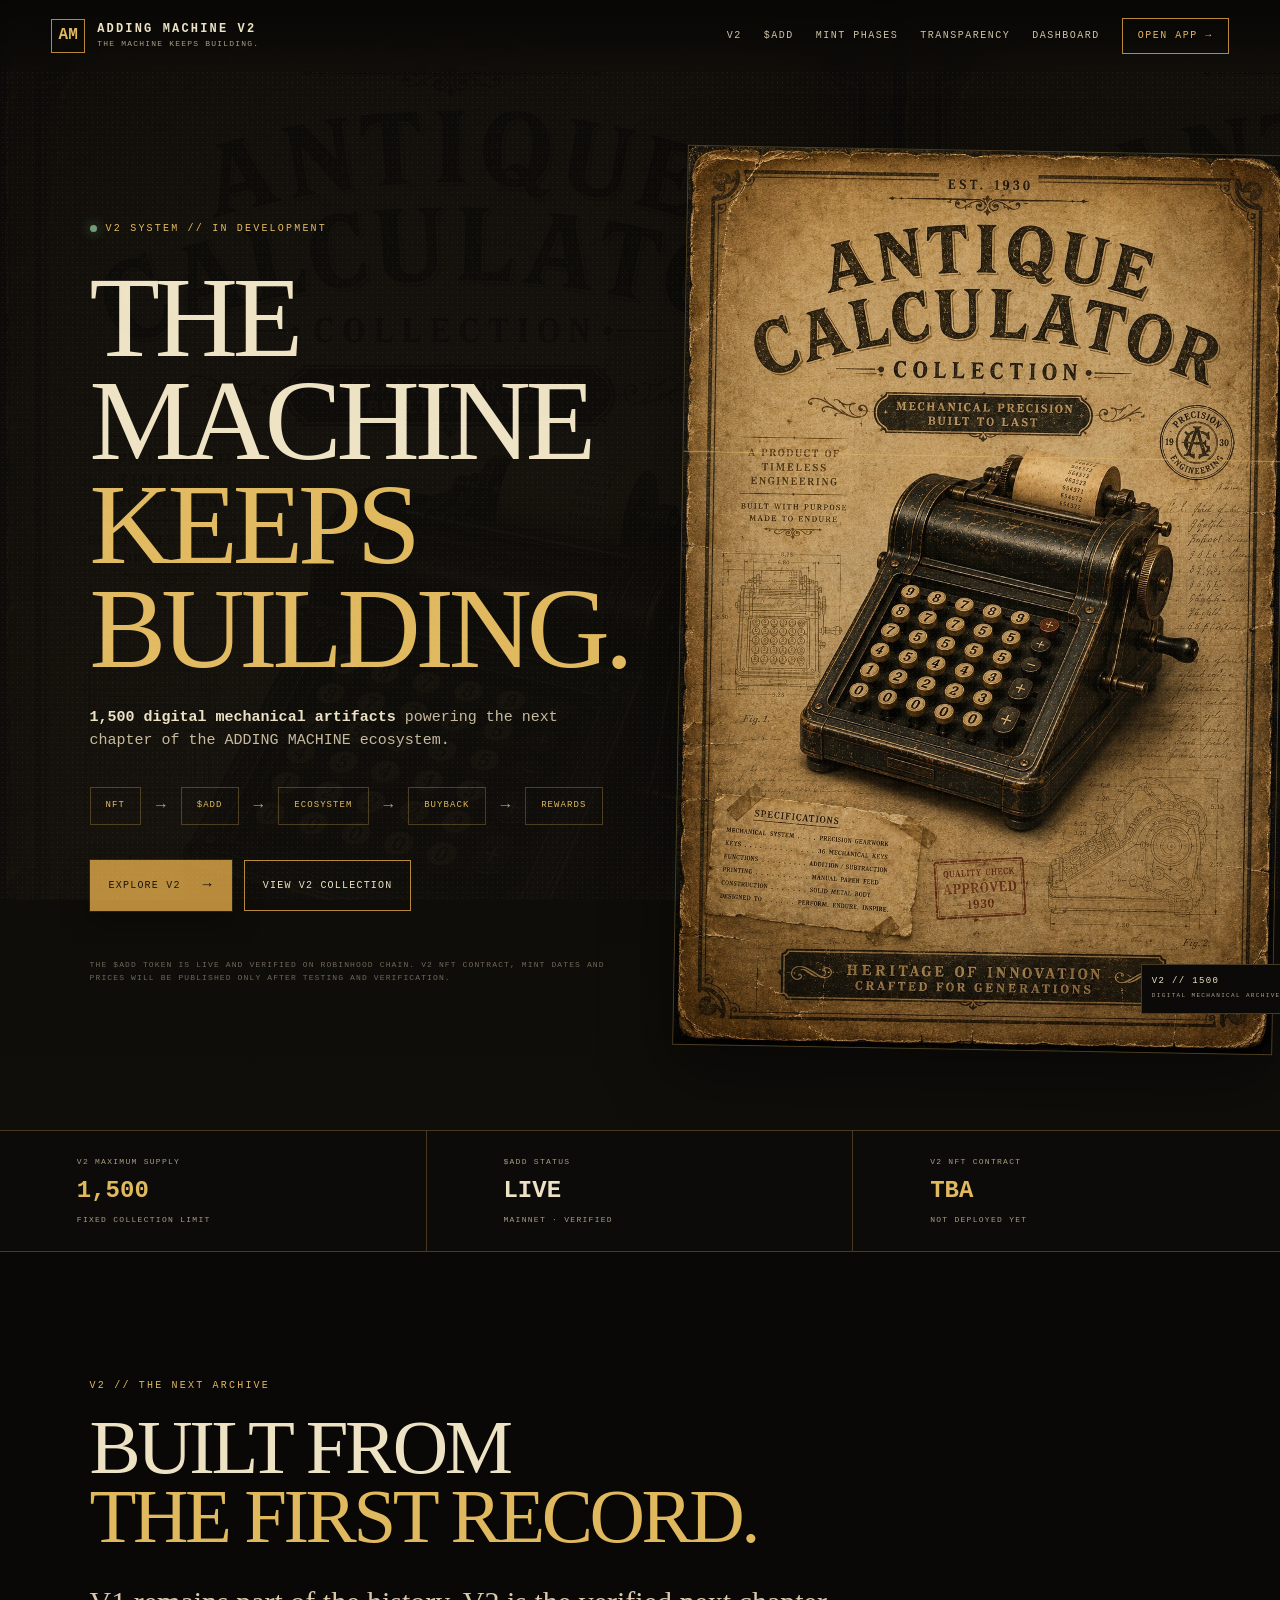
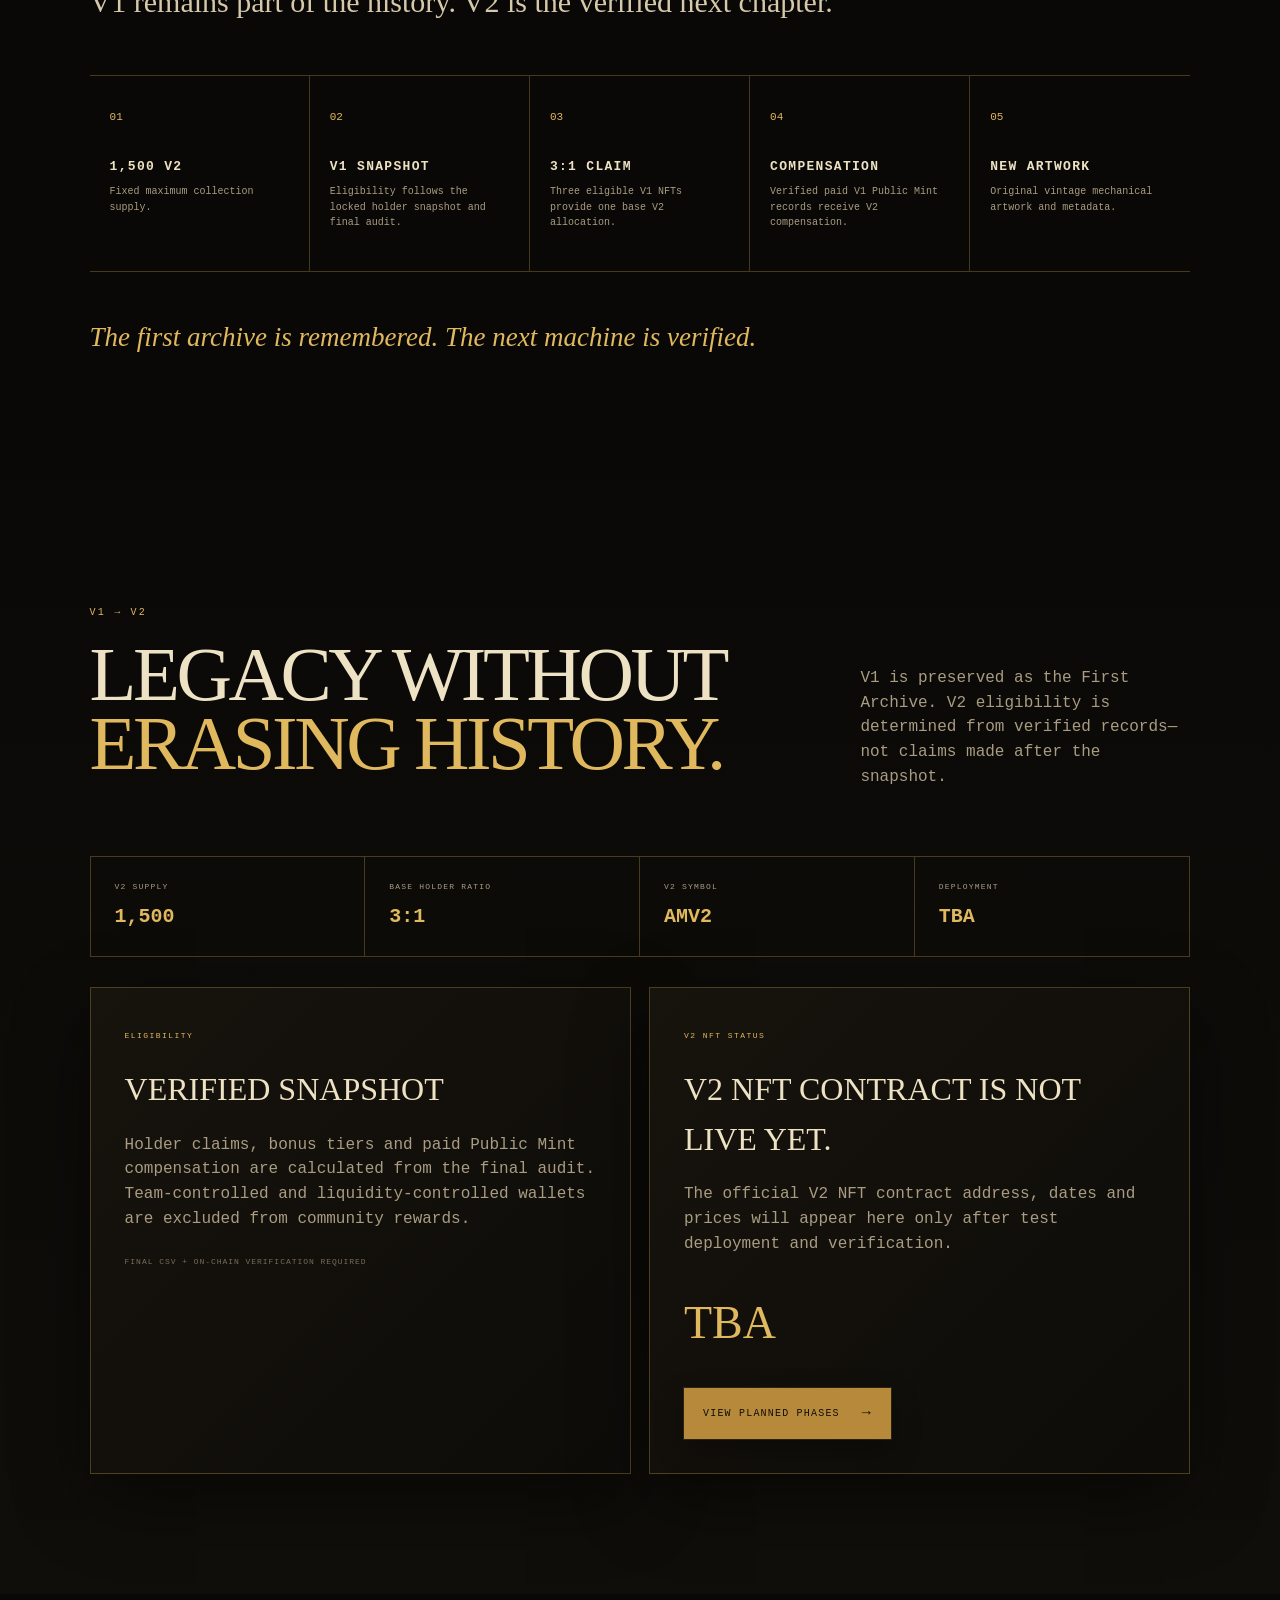
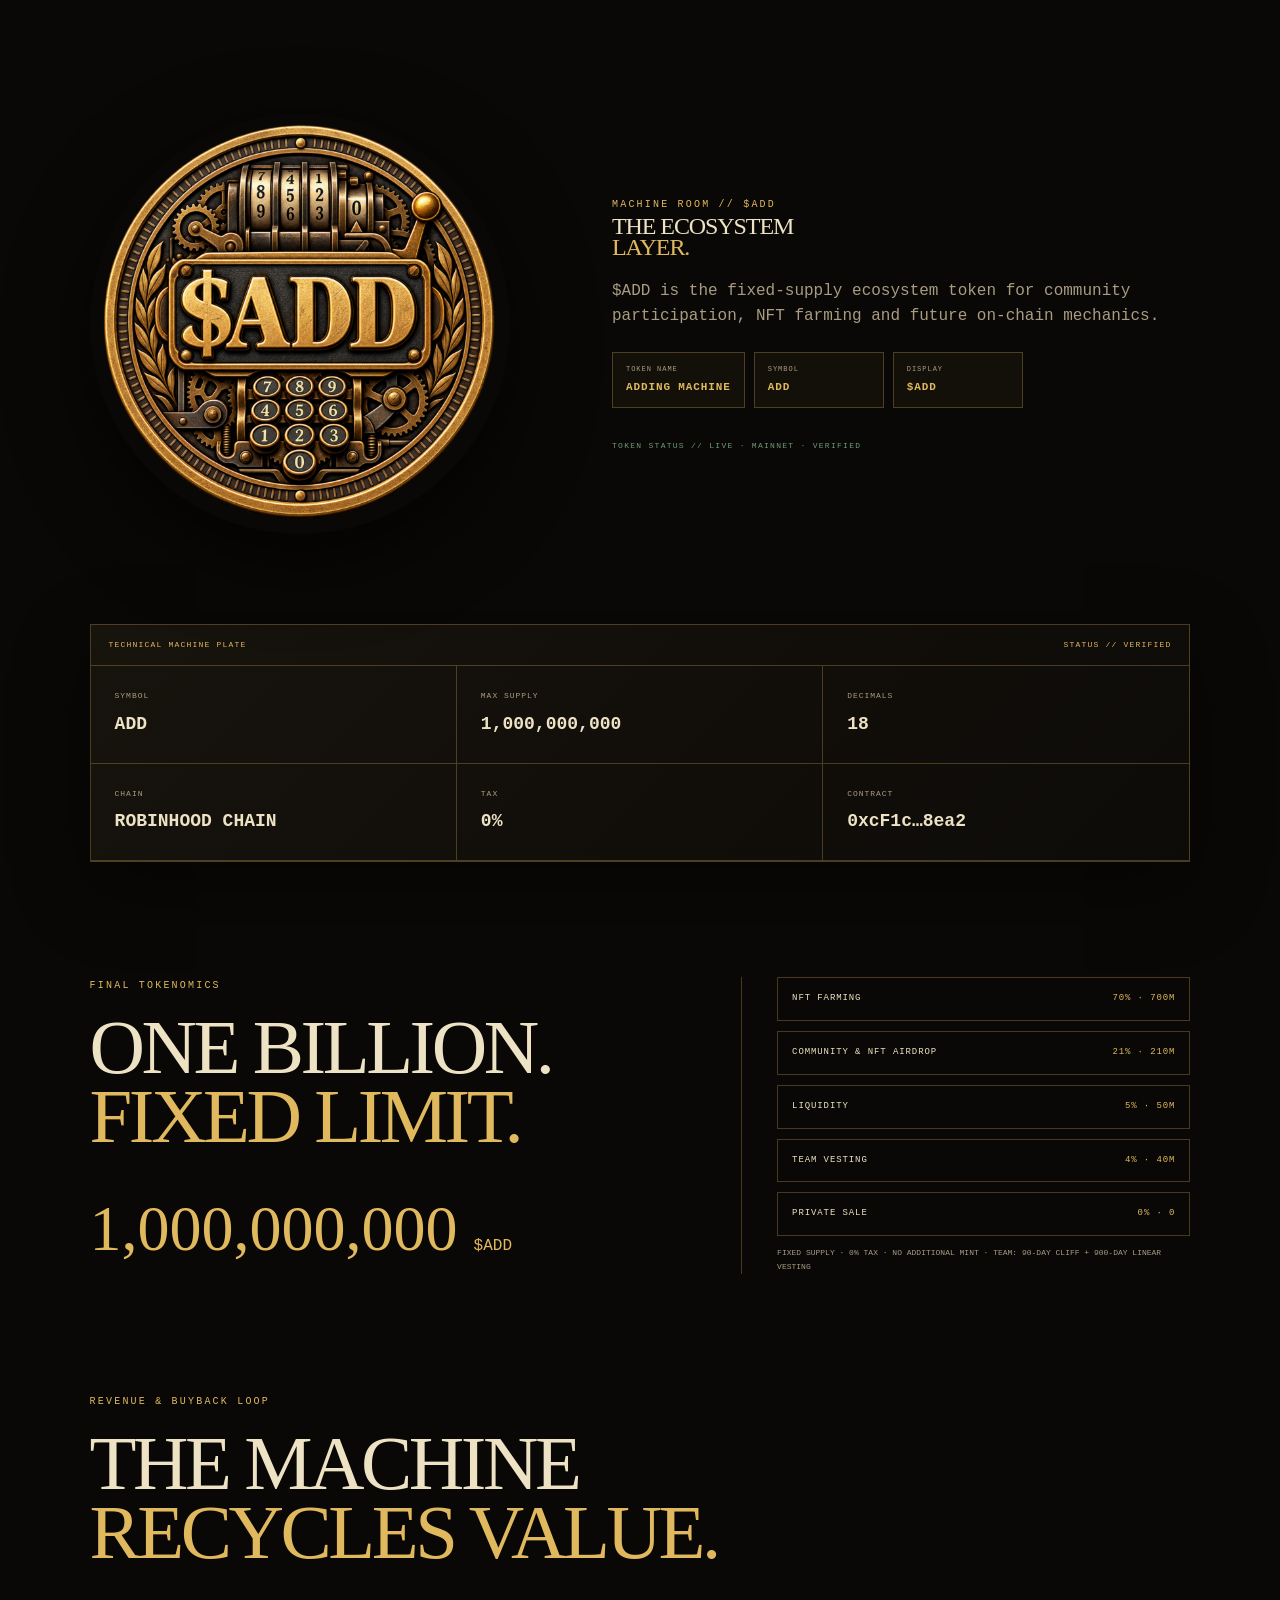
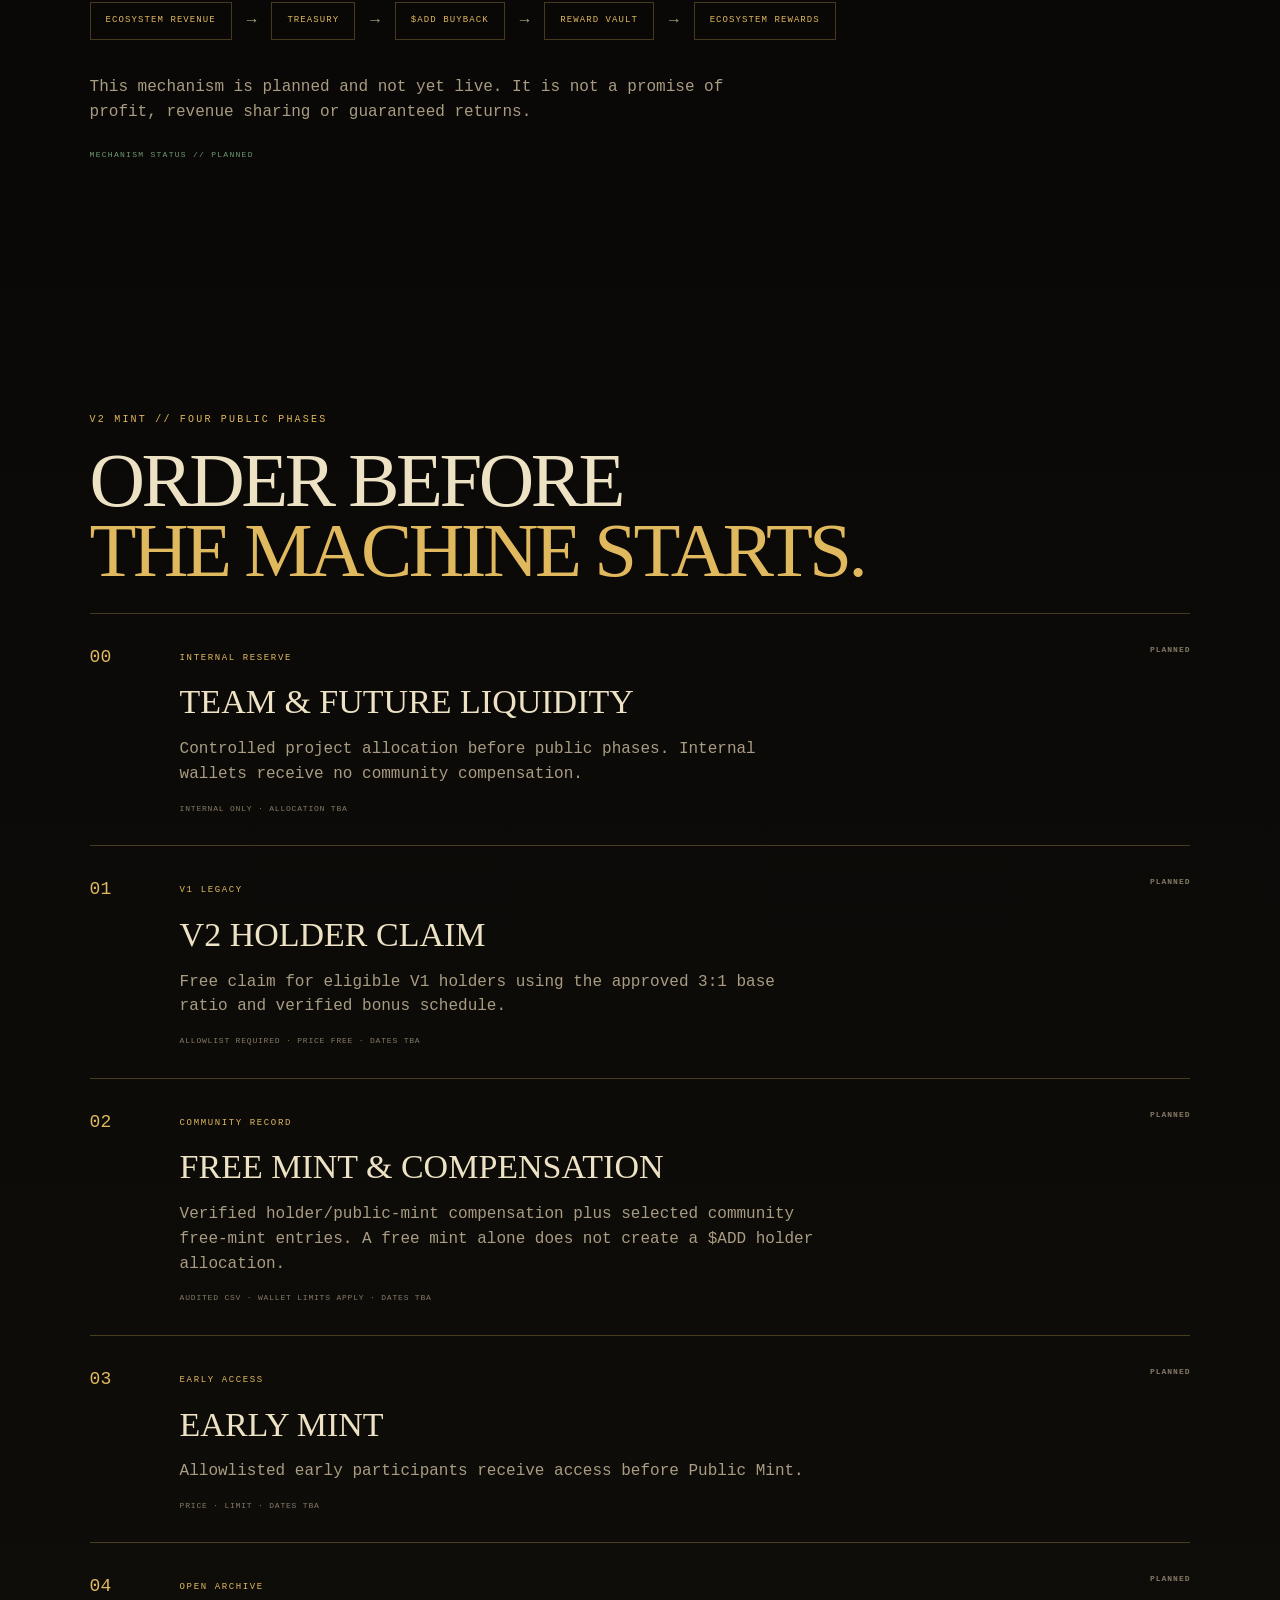
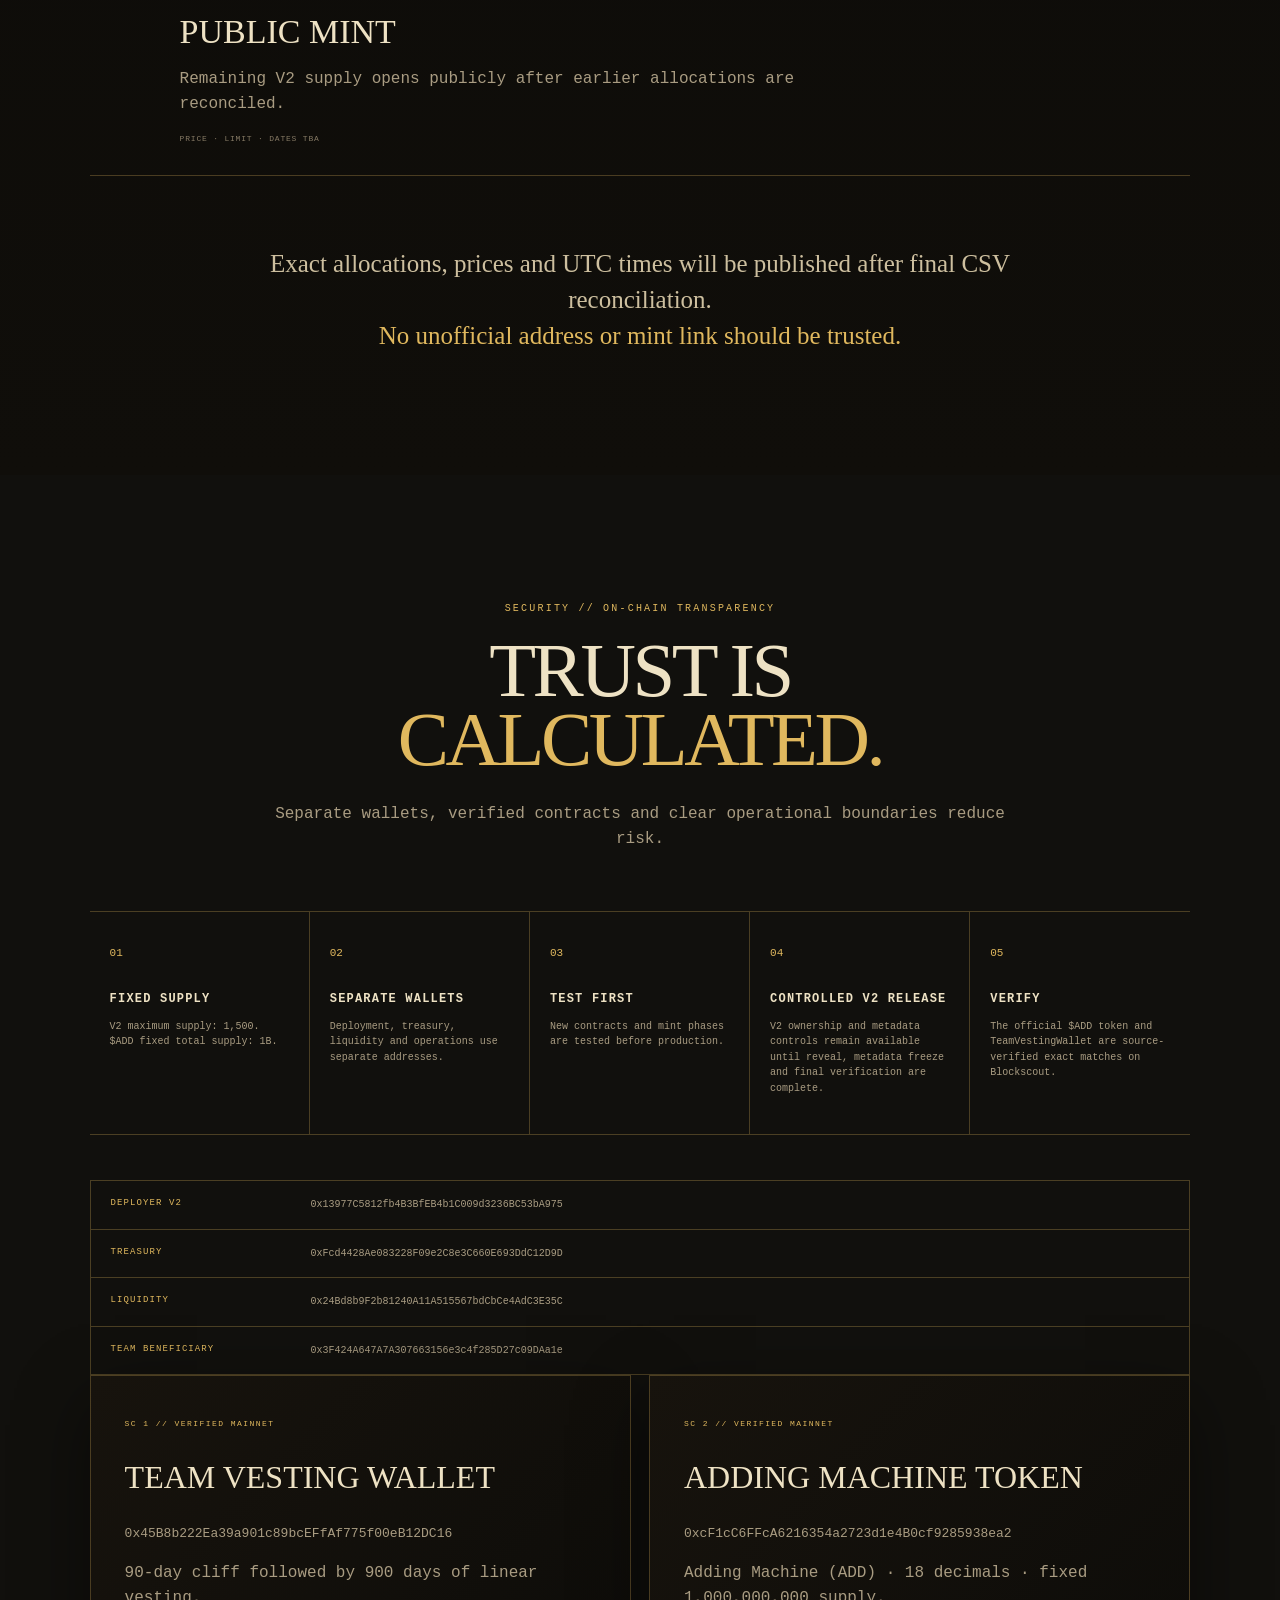
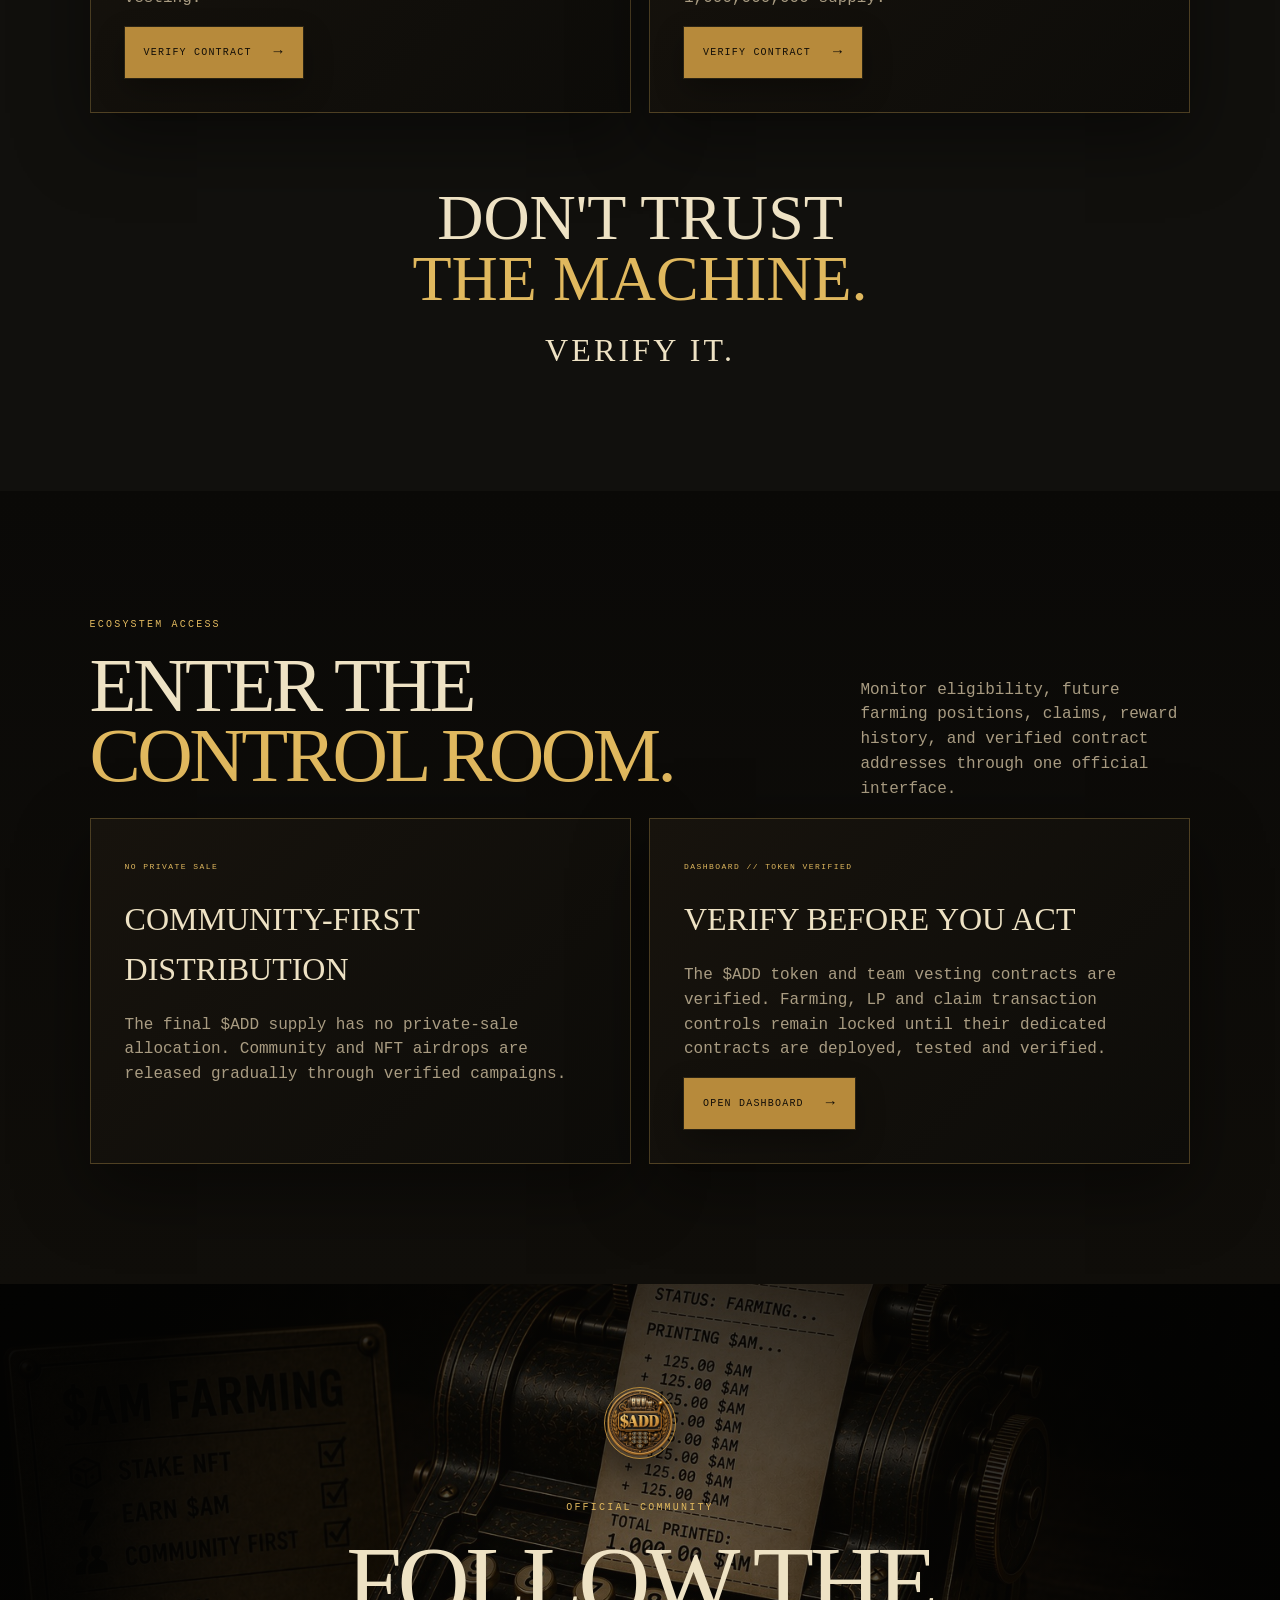
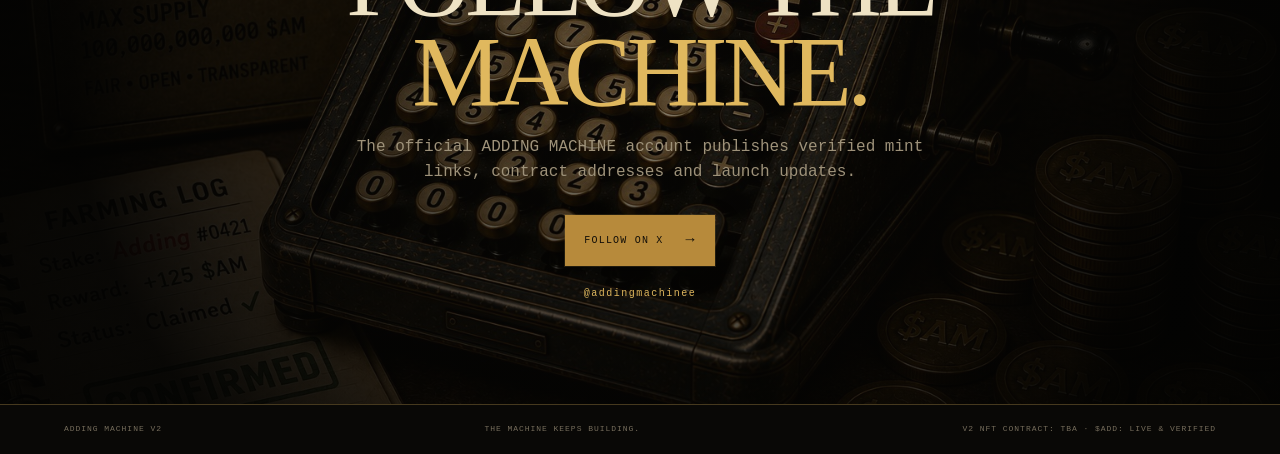
<file: index.html>
<!doctype html>
<html lang="en">
<head>
  <meta charset="utf-8">
  <meta name="viewport" content="width=device-width, initial-scale=1">
  <meta name="theme-color" content="#0a0907">
  <meta name="description" content="ADDING MACHINE V2 — 1,500 digital mechanical artifacts powering the next chapter of the ADDING MACHINE ecosystem.">
  <title>ADDING MACHINE V2 — THE MACHINE KEEPS BUILDING.</title>
  <link rel="icon" type="image/png" href="add-token-logo.png">
  <link rel="stylesheet" href="styles.css">
</head>
<body>
  <div class="grain" aria-hidden="true"></div>

  <header class="site-header">
    <a class="brand" href="#home" aria-label="Adding Machine V2 home">
      <span class="brand-mark">AM</span>
      <span class="brand-copy"><b>ADDING MACHINE V2</b><small>THE MACHINE KEEPS BUILDING.</small></span>
    </a>
    <button class="nav-toggle" aria-expanded="false" aria-controls="main-nav">MENU</button>
    <nav id="main-nav" class="main-nav">
      <a href="#v2">V2</a>
      <a href="#add-token">$ADD</a>
      <a href="#mint-phases">MINT PHASES</a>
      <a href="#transparency">TRANSPARENCY</a>
      <a href="dashboard.html">DASHBOARD</a>
      <a class="nav-mint" href="dashboard.html">OPEN APP →</a>
    </nav>
  </header>

  <main id="home">
    <section class="hero section-dark">
      <div class="hero-copy">
        <div class="eyebrow"><span class="status-dot"></span> V2 SYSTEM // IN DEVELOPMENT</div>
        <h1>THE MACHINE<br><em>KEEPS BUILDING.</em></h1>
        <p class="lead"><strong>1,500 digital mechanical artifacts</strong> powering the next chapter of the ADDING MACHINE ecosystem.</p>
        <div class="flow-horizontal hero-flow">
          <span>NFT</span><b>→</b><span>$ADD</span><b>→</b><span>ECOSYSTEM</span><b>→</b><span>BUYBACK</span><b>→</b><span>REWARDS</span>
        </div>
        <div class="cta-row">
          <a class="btn btn-primary" href="#v2">EXPLORE V2 <span>→</span></a>
          <a class="btn btn-ghost" href="https://opensea.io/collection/adding-machine-528868073/overview" data-opensea target="_blank" rel="noopener noreferrer">VIEW V2 COLLECTION</a>
        </div>
        <div class="hero-note">THE $ADD TOKEN IS LIVE AND VERIFIED ON ROBINHOOD CHAIN. V2 NFT CONTRACT, MINT DATES AND PRICES WILL BE PUBLISHED ONLY AFTER TESTING AND VERIFICATION.</div>
      </div>
      <div class="hero-art">
        <div class="hero-image-wrap">
          <img src="antique-calculator.png" alt="Adding Machine V2 antique mechanical artwork preview">
          <div class="scan-line"></div>
        </div>
        <div class="machine-stamp">V2 // 1500<br><span>DIGITAL MECHANICAL ARCHIVE</span></div>
      </div>
    </section>

    <section class="counter-band">
      <div class="counter-item"><span class="counter-label">V2 MAXIMUM SUPPLY</span><strong>1,500</strong><small>FIXED COLLECTION LIMIT</small></div>
      <div class="counter-item accent"><span class="counter-label">$ADD STATUS</span><strong>LIVE</strong><small>MAINNET · VERIFIED</small></div>
      <div class="counter-item"><span class="counter-label">V2 NFT CONTRACT</span><strong>TBA</strong><small>NOT DEPLOYED YET</small></div>
    </section>

    <section id="v2" class="section origin">
      <div class="section-heading"><span class="eyebrow">V2 // THE NEXT ARCHIVE</span><h2>BUILT FROM<br><em>THE FIRST RECORD.</em></h2></div>
      <p class="intro-copy">V1 remains part of the history. V2 is the verified next chapter.</p>
      <div class="origin-grid">
        <article><span>01</span><h3>1,500 V2</h3><p>Fixed maximum collection supply.</p></article>
        <article><span>02</span><h3>V1 SNAPSHOT</h3><p>Eligibility follows the locked holder snapshot and final audit.</p></article>
        <article><span>03</span><h3>3:1 CLAIM</h3><p>Three eligible V1 NFTs provide one base V2 allocation.</p></article>
        <article><span>04</span><h3>COMPENSATION</h3><p>Verified paid V1 Public Mint records receive V2 compensation.</p></article>
        <article><span>05</span><h3>NEW ARTWORK</h3><p>Original vintage mechanical artwork and metadata.</p></article>
      </div>
      <div class="quote-line">The first archive is remembered. The next machine is verified.</div>
    </section>

    <section class="section nft-section section-dark">
      <div class="split-heading">
        <div><span class="eyebrow">V1 → V2</span><h2>LEGACY WITHOUT<br><em>ERASING HISTORY.</em></h2></div>
        <p>V1 is preserved as the First Archive. V2 eligibility is determined from verified records—not claims made after the snapshot.</p>
      </div>
      <div class="nft-stat-grid">
        <div><span>V2 SUPPLY</span><strong>1,500</strong></div>
        <div><span>BASE HOLDER RATIO</span><strong>3:1</strong></div>
        <div><span>V2 SYMBOL</span><strong>AMV2</strong></div>
        <div><span>DEPLOYMENT</span><strong>TBA</strong></div>
      </div>
      <div class="mint-panels">
        <article class="metal-card free">
          <span class="card-kicker">ELIGIBILITY</span>
          <h3>VERIFIED SNAPSHOT</h3>
          <p>Holder claims, bonus tiers and paid Public Mint compensation are calculated from the final audit. Team-controlled and liquidity-controlled wallets are excluded from community rewards.</p>
          <small>FINAL CSV + ON-CHAIN VERIFICATION REQUIRED</small>
        </article>
        <article class="metal-card public">
          <span class="card-kicker">V2 NFT STATUS</span>
          <h3>V2 NFT CONTRACT IS NOT LIVE YET.</h3>
          <p>The official V2 NFT contract address, dates and prices will appear here only after test deployment and verification.</p>
          <div class="price">TBA</div>
          <a class="btn btn-primary mint-button" href="#mint-phases">VIEW PLANNED PHASES <span>→</span></a>
        </article>
      </div>
    </section>

    <section id="add-token" class="section token-section">
      <div class="token-hero">
        <div class="coin-wrap"><img src="add-token-logo.png" alt="Official Adding Machine $ADD token logo"></div>
        <div>
          <span class="eyebrow">MACHINE ROOM // $ADD</span>
          <h2>THE ECOSYSTEM<br><em>LAYER.</em></h2>
          <p>$ADD is the fixed-supply ecosystem token for community participation, NFT farming and future on-chain mechanics.</p>
          <div class="token-identity" aria-label="Adding Machine token identity">
            <span><small>TOKEN NAME</small><b>ADDING MACHINE</b></span>
            <span><small>SYMBOL</small><b>ADD</b></span>
            <span><small>DISPLAY</small><b>$ADD</b></span>
          </div>
          <span class="status-tag">TOKEN STATUS // LIVE · MAINNET · VERIFIED</span>
        </div>
      </div>

      <div class="plate">
        <div class="plate-header"><span>TECHNICAL MACHINE PLATE</span><span>STATUS // VERIFIED</span></div>
        <div class="plate-grid">
          <div><span>SYMBOL</span><strong>ADD</strong></div>
          <div><span>MAX SUPPLY</span><strong>1,000,000,000</strong></div>
          <div><span>DECIMALS</span><strong>18</strong></div>
          <div><span>CHAIN</span><strong>ROBINHOOD CHAIN</strong></div>
          <div><span>TAX</span><strong>0%</strong></div>
          <div>
            <span>CONTRACT</span>
            <strong><a href="https://robinhoodchain.blockscout.com/address/0xcF1cC6FFcA6216354a2723d1e4B0cf9285938ea2" target="_blank" rel="noopener noreferrer">0xcF1c…8ea2</a></strong>
          </div>
        </div>
      </div>

      <div class="tokenomics">
        <div>
          <span class="eyebrow">FINAL TOKENOMICS</span>
          <h2>ONE BILLION.<br><em>FIXED LIMIT.</em></h2>
          <div class="big-number">1,000,000,000 <small>$ADD</small></div>
        </div>
        <div class="allocation-list">
          <div><span>NFT FARMING</span><strong>70% · 700M</strong></div>
          <div><span>COMMUNITY &amp; NFT AIRDROP</span><strong>21% · 210M</strong></div>
          <div><span>LIQUIDITY</span><strong>5% · 50M</strong></div>
          <div><span>TEAM VESTING</span><strong>4% · 40M</strong></div>
          <div><span>PRIVATE SALE</span><strong>0% · 0</strong></div>
          <small>FIXED SUPPLY · 0% TAX · NO ADDITIONAL MINT · TEAM: 90-DAY CLIFF + 900-DAY LINEAR VESTING</small>
        </div>
      </div>

      <div class="why-am">
        <span class="eyebrow">REVENUE & BUYBACK LOOP</span>
        <h2>THE MACHINE<br><em>RECYCLES VALUE.</em></h2>
        <div class="flow-horizontal"><span>ECOSYSTEM REVENUE</span><b>→</b><span>TREASURY</span><b>→</b><span>$ADD BUYBACK</span><b>→</b><span>REWARD VAULT</span><b>→</b><span>ECOSYSTEM REWARDS</span></div>
        <p>This mechanism is planned and not yet live. It is not a promise of profit, revenue sharing or guaranteed returns.</p>
        <span class="status-tag">MECHANISM STATUS // PLANNED</span>
      </div>
    </section>

    <section id="mint-phases" class="section phases section-dark">
      <div class="section-heading"><span class="eyebrow">V2 MINT // FOUR PUBLIC PHASES</span><h2>ORDER BEFORE<br><em>THE MACHINE STARTS.</em></h2></div>
      <div class="phase-list">
        <article class="phase"><div class="phase-no">00</div><div class="phase-main"><span>INTERNAL RESERVE</span><h3>TEAM & FUTURE LIQUIDITY</h3><p>Controlled project allocation before public phases. Internal wallets receive no community compensation.</p><div class="focus">INTERNAL ONLY · ALLOCATION TBA</div></div><b>PLANNED</b></article>
        <article class="phase"><div class="phase-no">01</div><div class="phase-main"><span>V1 LEGACY</span><h3>V2 HOLDER CLAIM</h3><p>Free claim for eligible V1 holders using the approved 3:1 base ratio and verified bonus schedule.</p><div class="focus">ALLOWLIST REQUIRED · PRICE FREE · DATES TBA</div></div><b>PLANNED</b></article>
        <article class="phase"><div class="phase-no">02</div><div class="phase-main"><span>COMMUNITY RECORD</span><h3>FREE MINT & COMPENSATION</h3><p>Verified holder/public-mint compensation plus selected community free-mint entries. A free mint alone does not create a $ADD holder allocation.</p><div class="focus">AUDITED CSV · WALLET LIMITS APPLY · DATES TBA</div></div><b>PLANNED</b></article>
        <article class="phase"><div class="phase-no">03</div><div class="phase-main"><span>EARLY ACCESS</span><h3>EARLY MINT</h3><p>Allowlisted early participants receive access before Public Mint.</p><div class="focus">PRICE · LIMIT · DATES TBA</div></div><b>PLANNED</b></article>
        <article class="phase"><div class="phase-no">04</div><div class="phase-main"><span>OPEN ARCHIVE</span><h3>PUBLIC MINT</h3><p>Remaining V2 supply opens publicly after earlier allocations are reconciled.</p><div class="focus">PRICE · LIMIT · DATES TBA</div></div><b>PLANNED</b></article>
      </div>
      <div class="phase-closing">Exact allocations, prices and UTC times will be published after final CSV reconciliation.<br><strong>No unofficial address or mint link should be trusted.</strong></div>
    </section>

    <section id="transparency" class="section security">
      <div class="section-heading centered">
        <span class="eyebrow">SECURITY // ON-CHAIN TRANSPARENCY</span>
        <h2>TRUST IS<br><em>CALCULATED.</em></h2>
        <p>Separate wallets, verified contracts and clear operational boundaries reduce risk.</p>
      </div>

      <div class="security-grid">
        <article><span>01</span><h3>FIXED SUPPLY</h3><p>V2 maximum supply: 1,500. $ADD fixed total supply: 1B.</p></article>
        <article><span>02</span><h3>SEPARATE WALLETS</h3><p>Deployment, treasury, liquidity and operations use separate addresses.</p></article>
        <article><span>03</span><h3>TEST FIRST</h3><p>New contracts and mint phases are tested before production.</p></article>
        <article><span>04</span><h3>CONTROLLED V2 RELEASE</h3><p>V2 ownership and metadata controls remain available until reveal, metadata freeze and final verification are complete.</p></article>
        <article><span>05</span><h3>VERIFY</h3><p>The official $ADD token and TeamVestingWallet are source-verified exact matches on Blockscout.</p></article>
      </div>

      <div class="wallet-registry">
        <div><span>DEPLOYER V2</span><code>0x13977C5812fb4B3BfEB4b1C009d3236BC53bA975</code></div>
        <div><span>TREASURY</span><code>0xFcd4428Ae083228F09e2C8e3C660E693DdC12D9D</code></div>
        <div><span>LIQUIDITY</span><code>0x24Bd8b9F2b81240A11A515567bdCbCe4AdC3E35C</code></div>
        <div><span>TEAM BENEFICIARY</span><code>0x3F424A647A7A307663156e3c4f285D27c09DAa1e</code></div>
      </div>

      <div class="mint-panels">
        <article class="metal-card">
          <span class="card-kicker">SC 1 // VERIFIED MAINNET</span>
          <h3>TEAM VESTING WALLET</h3>
          <p><code>0x45B8b222Ea39a901c89bcEFfAf775f00eB12DC16</code></p>
          <p>90-day cliff followed by 900 days of linear vesting.</p>
          <a class="btn btn-primary" href="https://robinhoodchain.blockscout.com/address/0x45B8b222Ea39a901c89bcEFfAf775f00eB12DC16" target="_blank" rel="noopener noreferrer">VERIFY CONTRACT <span>→</span></a>
        </article>
        <article class="metal-card">
          <span class="card-kicker">SC 2 // VERIFIED MAINNET</span>
          <h3>ADDING MACHINE TOKEN</h3>
          <p><code>0xcF1cC6FFcA6216354a2723d1e4B0cf9285938ea2</code></p>
          <p>Adding Machine (ADD) · 18 decimals · fixed 1,000,000,000 supply.</p>
          <a class="btn btn-primary" href="https://robinhoodchain.blockscout.com/address/0xcF1cC6FFcA6216354a2723d1e4B0cf9285938ea2" target="_blank" rel="noopener noreferrer">VERIFY CONTRACT <span>→</span></a>
        </article>
      </div>

      <div class="verify-close">DON'T TRUST<br><strong>THE MACHINE.</strong><br><span>VERIFY IT.</span></div>
    </section>

    <section id="partners" class="section nft-section section-dark">
      <div class="split-heading">
        <div><span class="eyebrow">ECOSYSTEM ACCESS</span><h2>ENTER THE<br><em>CONTROL ROOM.</em></h2></div>
        <p>Monitor eligibility, future farming positions, claims, reward history, and verified contract addresses through one official interface.</p>
      </div>
      <div class="mint-panels">
        <article class="metal-card">
          <span class="card-kicker">NO PRIVATE SALE</span>
          <h3>COMMUNITY-FIRST DISTRIBUTION</h3>
          <p>The final $ADD supply has no private-sale allocation. Community and NFT airdrops are released gradually through verified campaigns.</p>
        </article>
        <article class="metal-card">
          <span class="card-kicker">DASHBOARD // TOKEN VERIFIED</span>
          <h3>VERIFY BEFORE YOU ACT</h3>
          <p>The $ADD token and team vesting contracts are verified. Farming, LP and claim transaction controls remain locked until their dedicated contracts are deployed, tested and verified.</p>
          <a class="btn btn-primary" href="dashboard.html">OPEN DASHBOARD <span>→</span></a>
        </article>
      </div>
    </section>

    <section id="community" class="community">
      <div class="community-overlay"></div>
      <div class="community-inner">
        <span class="mini-coin"><img src="add-token-logo.png" alt=""></span>
        <span class="eyebrow">OFFICIAL COMMUNITY</span>
        <h2>FOLLOW THE<br><em>MACHINE.</em></h2>
        <p>The official ADDING MACHINE account publishes verified mint links, contract addresses and launch updates.</p>
        <a class="btn btn-primary" href="https://x.com/addingmachinee" data-x-link target="_blank" rel="noopener noreferrer">FOLLOW ON X <span>→</span></a>
        <div class="x-handle">@addingmachinee</div>
      </div>
    </section>
  </main>

  <footer class="footer">
    <span>ADDING MACHINE V2</span>
    <span>THE MACHINE KEEPS BUILDING.</span>
    <span>V2 NFT CONTRACT: TBA · $ADD: LIVE & VERIFIED</span>
  </footer>

  <script src="script.js"></script>
</body>
</html>
</file>
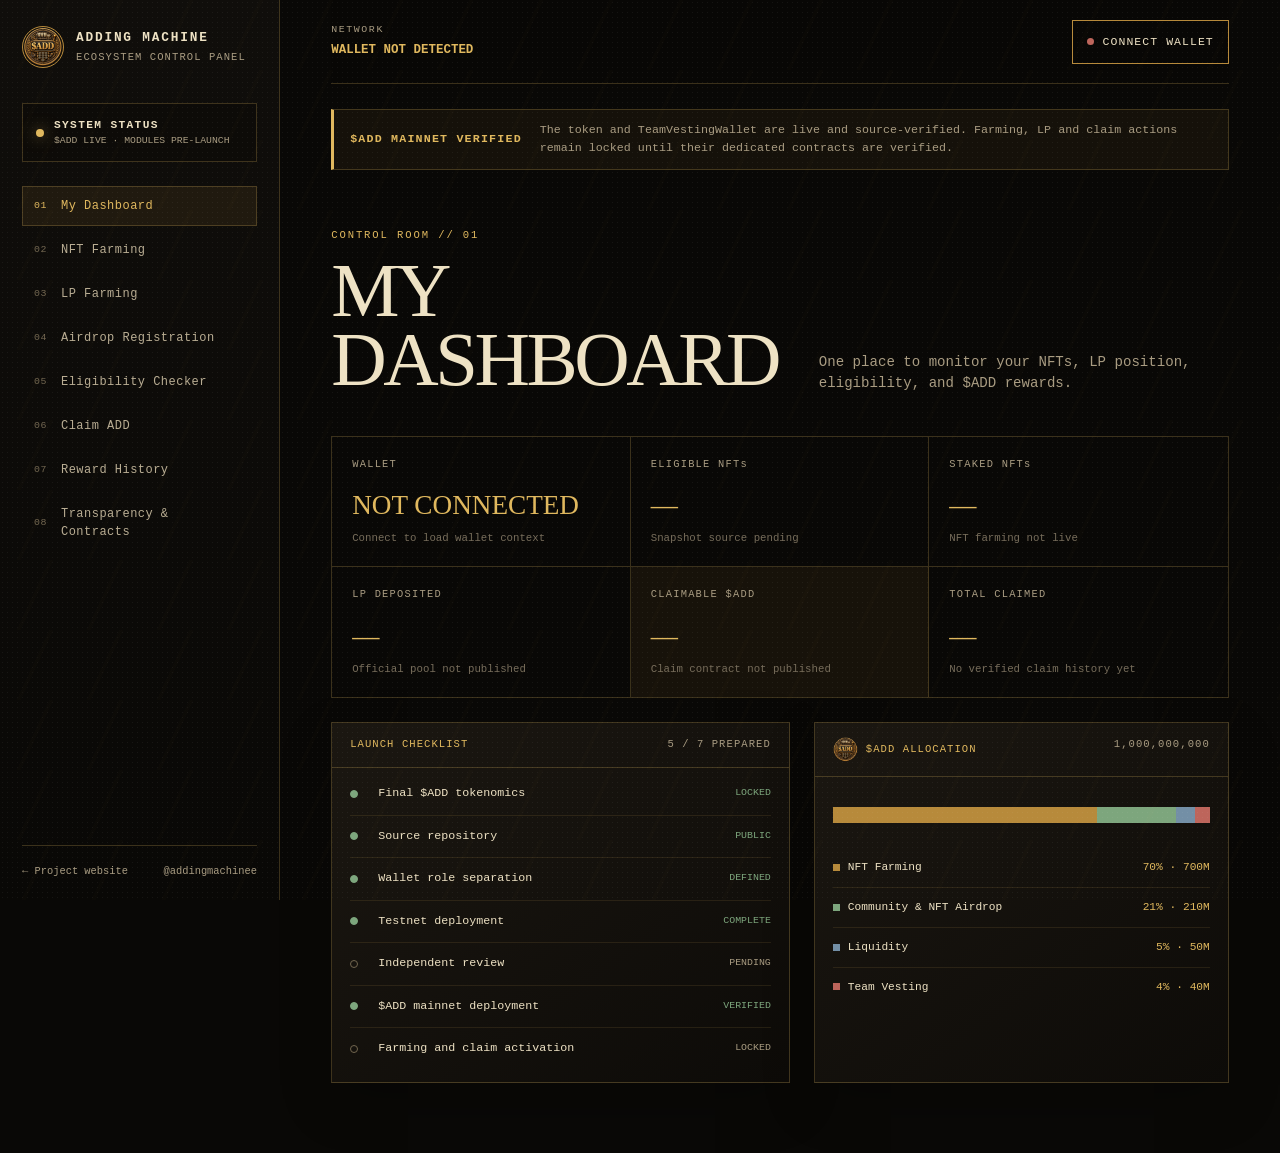
<file: dashboard.html>
<!doctype html>
<html lang="en">
<head>
  <meta charset="utf-8">
  <meta name="viewport" content="width=device-width, initial-scale=1">
  <meta name="theme-color" content="#090806">
  <meta name="description" content="ADDING MACHINE ecosystem dashboard for NFT farming, LP farming, airdrops, claims, rewards, and verified contracts.">
  <title>ADDING MACHINE — Ecosystem Dashboard</title>
  <link rel="icon" type="image/png" href="add-token-logo.png">
  <link rel="stylesheet" href="dashboard.css">
</head>
<body>
  <div class="grain" aria-hidden="true"></div>

  <header class="mobile-header">
    <a class="brand" href="index.html" aria-label="Adding Machine home">
      <span class="brand-mark"><img src="add-token-logo.png" alt=""></span>
      <span><strong>ADDING MACHINE</strong><small>ECOSYSTEM CONTROL PANEL</small></span>
    </a>
    <button id="menu-toggle" class="icon-button" type="button" aria-label="Open navigation" aria-expanded="false">MENU</button>
  </header>

  <aside id="sidebar" class="sidebar">
    <a class="brand desktop-brand" href="index.html" aria-label="Adding Machine home">
      <span class="brand-mark"><img src="add-token-logo.png" alt=""></span>
      <span><strong>ADDING MACHINE</strong><small>ECOSYSTEM CONTROL PANEL</small></span>
    </a>

    <div class="system-state">
      <span class="pulse"></span>
      <div><b>SYSTEM STATUS</b><small>$ADD LIVE · MODULES PRE-LAUNCH</small></div>
    </div>

    <nav class="side-nav" aria-label="Dashboard navigation">
      <a href="#dashboard" data-route="dashboard"><span>01</span>My Dashboard</a>
      <a href="#nft-farming" data-route="nft-farming"><span>02</span>NFT Farming</a>
      <a href="#lp-farming" data-route="lp-farming"><span>03</span>LP Farming</a>
      <a href="#airdrop" data-route="airdrop"><span>04</span>Airdrop Registration</a>
      <a href="#eligibility" data-route="eligibility"><span>05</span>Eligibility Checker</a>
      <a href="#claim" data-route="claim"><span>06</span>Claim ADD</a>
      <a href="#history" data-route="history"><span>07</span>Reward History</a>
      <a href="#transparency" data-route="transparency"><span>08</span>Transparency &amp; Contracts</a>
    </nav>

    <div class="sidebar-foot">
      <a href="index.html">← Project website</a>
      <a href="https://x.com/addingmachinee" target="_blank" rel="noopener noreferrer">@addingmachinee</a>
    </div>
  </aside>

  <main class="app-shell">
    <div class="topbar">
      <div><span class="micro">NETWORK</span><strong id="network-label">NOT CONNECTED</strong></div>
      <button id="connect-wallet" class="connect-button" type="button"><span class="status-light"></span><span id="wallet-label">CONNECT WALLET</span></button>
    </div>

    <div id="notice" class="notice" role="status" aria-live="polite">
      <strong>$ADD MAINNET VERIFIED</strong>
      <span>The token and TeamVestingWallet are live and source-verified. Farming, LP and claim actions remain locked until their dedicated contracts are verified.</span>
    </div>

    <section id="dashboard" class="view active" data-view="dashboard">
      <div class="view-heading">
        <div><span class="eyebrow">CONTROL ROOM // 01</span><h1>MY DASHBOARD</h1></div>
        <p>One place to monitor your NFTs, LP position, eligibility, and $ADD rewards.</p>
      </div>

      <div class="metric-grid">
        <article><span>WALLET</span><strong id="metric-wallet">NOT CONNECTED</strong><small>Connect to load wallet context</small></article>
        <article><span>ELIGIBLE NFTs</span><strong>—</strong><small>Snapshot source pending</small></article>
        <article><span>STAKED NFTs</span><strong>—</strong><small>NFT farming not live</small></article>
        <article><span>LP DEPOSITED</span><strong>—</strong><small>Official pool not published</small></article>
        <article class="accent"><span>CLAIMABLE $ADD</span><strong>—</strong><small>Claim contract not published</small></article>
        <article><span>TOTAL CLAIMED</span><strong>—</strong><small>No verified claim history yet</small></article>
      </div>

      <div class="dashboard-grid">
        <article class="panel status-panel">
          <div class="panel-head"><span>LAUNCH CHECKLIST</span><b>5 / 7 PREPARED</b></div>
          <ul class="check-list">
            <li class="done"><i></i><span>Final $ADD tokenomics</span><b>LOCKED</b></li>
            <li class="done"><i></i><span>Source repository</span><b>PUBLIC</b></li>
            <li class="done"><i></i><span>Wallet role separation</span><b>DEFINED</b></li>
            <li class="done"><i></i><span>Testnet deployment</span><b>COMPLETE</b></li>
            <li><i></i><span>Independent review</span><b>PENDING</b></li>
            <li class="done"><i></i><span>$ADD mainnet deployment</span><b>VERIFIED</b></li>
            <li><i></i><span>Farming and claim activation</span><b>LOCKED</b></li>
          </ul>
        </article>

        <article class="panel allocation-panel">
          <div class="panel-head token-panel-title"><span><img src="add-token-logo.png" alt="">$ADD ALLOCATION</span><b>1,000,000,000</b></div>
          <div class="allocation-bar" aria-label="$ADD token allocation"><i class="farming"></i><i class="community"></i><i class="liquidity"></i><i class="team"></i></div>
          <dl class="legend">
            <div><dt><i class="farming"></i>NFT Farming</dt><dd>70% · 700M</dd></div>
            <div><dt><i class="community"></i>Community &amp; NFT Airdrop</dt><dd>21% · 210M</dd></div>
            <div><dt><i class="liquidity"></i>Liquidity</dt><dd>5% · 50M</dd></div>
            <div><dt><i class="team"></i>Team Vesting</dt><dd>4% · 40M</dd></div>
          </dl>
        </article>
      </div>
    </section>

    <section id="nft-farming" class="view" data-view="nft-farming">
      <div class="view-heading"><div><span class="eyebrow">REWARD ENGINE // 02</span><h1>NFT FARMING</h1></div><p>Stake eligible ADDING MACHINE V2 NFTs and earn rarity-weighted $ADD rewards after the farming module is deployed and verified.</p></div>
      <div class="callout"><b>RARITY-BASED REWARDS</b><span>Final rates and emissions will be published only after the farming contract and sustainability model pass testing.</span></div>
      <div class="rarity-grid">
        <article><span>COMMON</span><strong>RATE TBA</strong><small>Base reward weight</small></article>
        <article><span>UNCOMMON</span><strong>RATE TBA</strong><small>Rarity multiplier pending</small></article>
        <article><span>RARE</span><strong>RATE TBA</strong><small>Rarity multiplier pending</small></article>
        <article><span>LEGENDARY</span><strong>RATE TBA</strong><small>Rarity multiplier pending</small></article>
        <article><span>MYTHIC</span><strong>RATE TBA</strong><small>Rarity multiplier pending</small></article>
      </div>
      <article class="panel empty-state"><span class="empty-icon">AM</span><h2>NO NFT FARMING DATA</h2><p>Connect your wallet after the verified NFT farming contract is published.</p><button class="disabled-action" type="button" disabled>STAKING LOCKED</button></article>
    </section>

    <section id="lp-farming" class="view" data-view="lp-farming">
      <div class="view-heading"><div><span class="eyebrow">LIQUIDITY ENGINE // 03</span><h1>LP FARMING</h1></div><p>Deposit approved LP tokens only after the official pool and farming contract are published and verified.</p></div>
      <div class="metric-grid compact">
        <article><span>OFFICIAL POOL</span><strong>TBA</strong><small>Address will be verified on-chain</small></article>
        <article><span>APR</span><strong>—</strong><small>Calculated from live emissions</small></article>
        <article><span>YOUR POOL SHARE</span><strong>—</strong><small>Verified pool required</small></article>
        <article><span>PENDING REWARDS</span><strong>—</strong><small>Farm not activated</small></article>
      </div>
      <article class="panel action-panel"><div><span class="eyebrow">DEPOSIT CONTROL</span><h2>OFFICIAL LP ONLY</h2><p>The deposit interface will unlock after the verified $ADD pool and LP farming contract addresses are published.</p></div><button class="disabled-action" type="button" disabled>LP FARMING LOCKED</button></article>
    </section>

    <section id="airdrop" class="view" data-view="airdrop">
      <div class="view-heading"><div><span class="eyebrow">COMMUNITY ALLOCATION // 04</span><h1>AIRDROP REGISTRATION</h1></div><p>Campaign registration and claim logic remain separate from the live $ADD token contract.</p></div>
      <div class="form-layout">
        <form id="airdrop-form" class="panel machine-form">
          <label>CONNECTED WALLET<input id="registration-wallet" type="text" placeholder="Connect wallet to continue" readonly></label>
          <label>CAMPAIGN<select disabled><option>No active on-site campaign</option></select></label>
          <label class="consent"><input type="checkbox" disabled><span>I understand that registration does not guarantee an allocation.</span></label>
          <button class="disabled-action" type="submit" disabled>REGISTRATION LOCKED</button>
        </form>
        <article class="panel steps-panel">
          <span class="eyebrow">VERIFICATION FLOW</span>
          <ol>
            <li><b>01</b>Connect EVM wallet</li>
            <li><b>02</b>Sign a gas-free message only when an official campaign is active</li>
            <li><b>03</b>Complete official campaign requirements</li>
            <li><b>04</b>Pass eligibility checks</li>
          </ol>
          <p>The project will never request a seed phrase, private key, wallet password, or social account password.</p>
        </article>
      </div>
    </section>

    <section id="eligibility" class="view" data-view="eligibility">
      <div class="view-heading"><div><span class="eyebrow">SNAPSHOT TERMINAL // 05</span><h1>ELIGIBILITY CHECKER</h1></div><p>Check migration, compensation, seasonal holder, and community campaign eligibility after the audited dataset is connected.</p></div>
      <form id="eligibility-form" class="checker">
        <label for="eligibility-wallet">EVM WALLET ADDRESS</label>
        <div><input id="eligibility-wallet" type="text" inputmode="text" autocomplete="off" placeholder="0x…"><button type="submit">CHECK ADDRESS</button></div>
      </form>
      <div id="eligibility-result" class="panel result-panel" aria-live="polite"><span>AWAITING ADDRESS</span><strong>No wallet checked</strong><p>The final snapshot dataset will be connected before claims open.</p></div>
      <div class="rule-grid">
        <article><span>V1 HOLDER</span><p>Eligibility follows the locked snapshot and approved holder rules.</p></article>
        <article><span>PAID PUBLIC MINT</span><p>Only verified community records are included; internal wallets are excluded.</p></article>
        <article><span>SEASONAL NFT</span><p>Campaign-specific rules and snapshot time will be displayed here.</p></article>
      </div>
    </section>

    <section id="claim" class="view" data-view="claim">
      <div class="view-heading"><div><span class="eyebrow">DISTRIBUTION TERMINAL // 06</span><h1>CLAIM ADD</h1></div><p>Review allocation and claim status before signing any on-chain transaction.</p></div>
      <article class="claim-card panel">
        <div class="claim-total"><span>AVAILABLE TO CLAIM</span><strong>— <small>$ADD</small></strong><p>Claim contract not deployed</p></div>
        <dl>
          <div><dt>Eligible allocation</dt><dd>—</dd></div>
          <div><dt>Previously claimed</dt><dd>—</dd></div>
          <div><dt>Remaining</dt><dd>—</dd></div>
          <div><dt>Proof status</dt><dd>NOT LOADED</dd></div>
        </dl>
        <button class="disabled-action" type="button" disabled>CLAIM LOCKED</button>
      </article>
      <p class="safety-note">Verify the network, contract address, amount, and gas estimate in your wallet before confirming. Claims never require approval to spend unrelated tokens.</p>
    </section>

    <section id="history" class="view" data-view="history">
      <div class="view-heading"><div><span class="eyebrow">LEDGER // 07</span><h1>REWARD HISTORY</h1></div><p>A unified, verifiable record of future NFT farming, LP farming, airdrops, and claims.</p></div>
      <div class="history-filters"><button class="active" type="button">ALL</button><button type="button">NFT FARMING</button><button type="button">LP FARMING</button><button type="button">AIRDROP</button><button type="button">CLAIM</button></div>
      <div class="table-wrap panel"><table><thead><tr><th>DATE</th><th>TYPE</th><th>CAMPAIGN / POOL</th><th>AMOUNT</th><th>STATUS</th><th>TRANSACTION</th></tr></thead><tbody><tr><td colspan="6"><div class="table-empty">NO VERIFIED REWARD HISTORY<br><small>History will appear after reward modules are activated.</small></div></td></tr></tbody></table></div>
    </section>

    <section id="transparency" class="view" data-view="transparency">
      <div class="view-heading"><div><span class="eyebrow">PUBLIC RECORD // 08</span><h1>TRANSPARENCY &amp; CONTRACTS</h1></div><p>Verify every official address and source before interacting with the ecosystem.</p></div>

      <div class="contract-grid">
        <article class="panel contract-card">
          <div><span>$ADD TOKEN</span><b>MAINNET · VERIFIED</b></div>
          <strong><a href="https://robinhoodchain.blockscout.com/address/0xcF1cC6FFcA6216354a2723d1e4B0cf9285938ea2" target="_blank" rel="noopener noreferrer">0xcF1c…8ea2</a></strong>
          <small>Adding Machine (ADD) · exact-match source verification</small>
        </article>
        <article class="panel contract-card">
          <div><span>TEAM VESTING</span><b>MAINNET · VERIFIED</b></div>
          <strong><a href="https://robinhoodchain.blockscout.com/address/0x45B8b222Ea39a901c89bcEFfAf775f00eB12DC16" target="_blank" rel="noopener noreferrer">0x45B8…DC16</a></strong>
          <small>90-day cliff + 900-day linear vesting · exact-match source verification</small>
        </article>
        <article class="panel contract-card"><div><span>NFT FARMING</span><b>MAINNET</b></div><strong>TBA</strong><small>Not deployed · security testing required</small></article>
        <article class="panel contract-card"><div><span>LP FARMING</span><b>MAINNET</b></div><strong>TBA</strong><small>Not deployed · official pool required</small></article>
        <article class="panel contract-card"><div><span>AIRDROP CLAIM</span><b>MAINNET</b></div><strong>TBA</strong><small>Not deployed · distribution data and source verification required</small></article>
      </div>

      <article class="panel registry">
        <div class="panel-head"><span>OFFICIAL WALLET REGISTRY</span><b>ROLE SEPARATION</b></div>
        <dl>
          <div><dt>Authorized deployer</dt><dd><code>0x13977C5812fb4B3BfEB4b1C009d3236BC53bA975</code><button data-copy="0x13977C5812fb4B3BfEB4b1C009d3236BC53bA975" type="button">COPY</button></dd></div>
          <div><dt>Ecosystem treasury</dt><dd><code>0xFcd4428Ae083228F09e2C8e3C660E693DdC12D9D</code><button data-copy="0xFcd4428Ae083228F09e2C8e3C660E693DdC12D9D" type="button">COPY</button></dd></div>
          <div><dt>Liquidity</dt><dd><code>0x24Bd8b9F2b81240A11A515567bdCbCe4AdC3E35C</code><button data-copy="0x24Bd8b9F2b81240A11A515567bdCbCe4AdC3E35C" type="button">COPY</button></dd></div>
          <div><dt>Team beneficiary</dt><dd><code>0x3F424A647A7A307663156e3c4f285D27c09DAa1e</code><button data-copy="0x3F424A647A7A307663156e3c4f285D27c09DAa1e" type="button">COPY</button></dd></div>
        </dl>
      </article>

      <article class="panel registry">
        <div class="panel-head"><span>VERIFIED MAINNET DEPLOYMENTS</span><b>ROBINHOOD CHAIN · 4663</b></div>
        <dl>
          <div>
            <dt>SC 1 — TeamVestingWallet</dt>
            <dd>
              <code>0x45B8b222Ea39a901c89bcEFfAf775f00eB12DC16</code>
              <button data-copy="0x45B8b222Ea39a901c89bcEFfAf775f00eB12DC16" type="button">COPY</button>
            </dd>
          </div>
          <div>
            <dt>SC 1 deployment transaction</dt>
            <dd><a href="https://robinhoodchain.blockscout.com/tx/0xf74eb8f5a5f6ee504d0ad26483ef26f2f4347a35e5dd2698c18fa3f295861e0e" target="_blank" rel="noopener noreferrer">VIEW ON BLOCKSCOUT</a></dd>
          </div>
          <div>
            <dt>SC 2 — AddingMachineToken</dt>
            <dd>
              <code>0xcF1cC6FFcA6216354a2723d1e4B0cf9285938ea2</code>
              <button data-copy="0xcF1cC6FFcA6216354a2723d1e4B0cf9285938ea2" type="button">COPY</button>
            </dd>
          </div>
          <div>
            <dt>SC 2 deployment transaction</dt>
            <dd><a href="https://robinhoodchain.blockscout.com/tx/0x36866e0f8451e4bd52dda79b967b77015adbc5e281a7247bafd69ed4849a5376" target="_blank" rel="noopener noreferrer">VIEW ON BLOCKSCOUT</a></dd>
          </div>
        </dl>
      </article>

      <div class="source-row">
        <a href="https://github.com/machinesadding-ship-it/adding-machine-add-final" target="_blank" rel="noopener noreferrer">VIEW OFFICIAL SOURCE →</a>
        <span>Compiler 0.8.24 · EVM Shanghai · Optimizer 200</span>
      </div>

      <div class="scam-warning"><strong>SCAM WARNING</strong><span>Never share your seed phrase or private key. Verify links through <b>@addingmachinee</b> and this official website.</span></div>
    </section>
  </main>

  <div id="toast" class="toast" role="status" aria-live="polite"></div>
  <script src="dashboard.js"></script>
</body>
</html>
</file>
<file: styles.css>
:root{
  --black:#090806;--black2:#11100d;--panel:#17140f;--bronze:#b78a3b;--bronze2:#e0b85e;
  --bronze-dark:#5d421e;--ivory:#eee2c4;--muted:#a99c82;--green:#6e9c73;
  --line:rgba(224,184,94,.28);--shadow:0 25px 70px rgba(0,0,0,.45);--serif:Georgia,"Times New Roman",serif;
  --mono:"Courier New",Courier,monospace;
}

/* V2 revision components */
.hero-flow{margin:26px 0}
.allocation-list{border-left:1px solid var(--line);padding-left:35px;display:grid;gap:10px}
.allocation-list>div{display:flex;justify-content:space-between;gap:20px;border:1px solid var(--line);padding:14px;font-size:9px;letter-spacing:.1em}
.allocation-list strong{color:var(--bronze2);font-weight:500}
.allocation-list small{color:var(--muted);font-size:8px;line-height:1.7}
.wallet-registry{max-width:1150px;margin:45px auto 0;border:1px solid var(--line)}
.wallet-registry>div{display:grid;grid-template-columns:180px 1fr;gap:20px;padding:16px 20px;border-bottom:1px solid var(--line)}
.wallet-registry>div:last-child{border-bottom:0}
.wallet-registry span{color:var(--bronze2);font-size:9px;letter-spacing:.12em}
.wallet-registry code{color:var(--muted);font-size:10px;overflow-wrap:anywhere}
@media(max-width:700px){
 .allocation-list{border-left:0;padding-left:0}
 .allocation-list>div{display:grid;gap:8px}
 .wallet-registry>div{grid-template-columns:1fr;gap:8px}
}
*{box-sizing:border-box}html{scroll-behavior:smooth}body{margin:0;background:var(--black);color:var(--ivory);font-family:var(--mono);line-height:1.55;overflow-x:hidden}
body:before{content:"";position:fixed;inset:0;pointer-events:none;opacity:.07;background-image:radial-gradient(#fff .7px,transparent .7px);background-size:5px 5px;z-index:20}
a{color:inherit;text-decoration:none}button,input{font:inherit}.grain{position:fixed;inset:0;pointer-events:none;z-index:19;opacity:.045;background-image:url("antique-calculator.png");background-size:900px;mix-blend-mode:screen}
.site-header{position:fixed;top:0;left:0;right:0;z-index:30;display:flex;align-items:center;justify-content:space-between;padding:18px 4vw;background:linear-gradient(180deg,rgba(8,7,5,.94),rgba(8,7,5,.6),transparent);backdrop-filter:blur(5px)}
.brand{display:flex;gap:12px;align-items:center}.brand-mark{display:grid;place-items:center;width:34px;height:34px;border:1px solid var(--bronze);color:var(--bronze2);font-weight:700}.brand-copy{display:grid;line-height:1.05}.brand-copy b{font-size:12px;letter-spacing:.18em}.brand-copy small{font-size:8px;color:var(--muted);letter-spacing:.15em;margin-top:4px}
.main-nav{display:flex;gap:22px;align-items:center;font-size:10px;letter-spacing:.15em}.main-nav a{color:#cfc2a6;transition:.2s}.main-nav a:hover{color:var(--bronze2)}.nav-mint{border:1px solid var(--bronze);padding:9px 15px;color:var(--bronze2)!important}
.nav-toggle{display:none;background:none;color:var(--ivory);border:1px solid var(--line);padding:8px 11px}
.section{padding:120px 7vw;position:relative}.section-dark{background:linear-gradient(180deg,#0a0907,#100e0a)}
.hero{min-height:100vh;padding:150px 7vw 80px;display:grid;grid-template-columns:1fr 1fr;align-items:center;gap:4vw;overflow:hidden}
.hero-copy{position:relative;z-index:2}.eyebrow{font-size:10px;letter-spacing:.22em;color:var(--bronze2);display:inline-flex;align-items:center;gap:9px}.status-dot{width:7px;height:7px;border-radius:50%;background:var(--green);box-shadow:0 0 12px rgba(110,156,115,.8)}
h1,h2,h3,p{margin-top:0}h1,h2{font-family:var(--serif);font-weight:500;line-height:.9;letter-spacing:-.045em}h1{font-size:clamp(60px,9vw,132px);margin:25px 0}.hero h1 em,h2 em{font-style:normal;color:var(--bronze2)}.lead{font-size:15px;color:#c6b99d;max-width:530px}.lead strong{color:var(--ivory)}
.cta-row{display:flex;gap:12px;margin-top:34px}.btn{display:inline-flex;align-items:center;gap:22px;padding:13px 18px;border:1px solid var(--bronze);letter-spacing:.12em;font-size:10px;cursor:pointer;transition:.25s;background:transparent;color:var(--ivory)}.btn span{font-size:15px}.btn-primary{background:var(--bronze);color:#120e08;box-shadow:0 0 0 1px rgba(224,184,94,.12),0 12px 30px rgba(0,0,0,.3)}.btn-primary:hover{background:var(--bronze2);transform:translateY(-2px)}.btn-ghost:hover{background:rgba(183,138,59,.12)}
.hero-note{margin-top:48px;font-size:8px;letter-spacing:.14em;color:#6f6758}
.hero-art{position:relative;display:flex;justify-content:center;align-items:center}.hero-image-wrap{width:min(47vw,600px);aspect-ratio:2/3;overflow:hidden;border:1px solid var(--line);box-shadow:var(--shadow);transform:rotate(1deg)}.hero-image-wrap img{width:100%;height:100%;object-fit:cover;object-position:center}.scan-line{position:absolute;left:0;right:0;top:34%;height:1px;background:rgba(224,184,94,.55);box-shadow:0 0 20px rgba(224,184,94,.5)}.machine-stamp{position:absolute;right:-2%;bottom:4%;padding:10px;border:1px solid var(--line);font-size:9px;letter-spacing:.15em;background:#0c0a08}.machine-stamp span{font-size:6px;color:var(--muted)}
.counter-band{display:grid;grid-template-columns:repeat(3,1fr);border-top:1px solid var(--line);border-bottom:1px solid var(--line);background:#0c0b09}.counter-item{padding:25px 6vw;border-right:1px solid var(--line)}.counter-item:last-child{border:0}.counter-label,.counter-item small{display:block;font-size:8px;letter-spacing:.16em;color:var(--muted)}.counter-item strong{display:block;color:var(--bronze2);font-size:24px;margin:4px 0}.counter-item.accent strong{color:var(--ivory)}
.section-heading h2,.split-heading h2,.tokenomics h2,.why-am h2{font-size:clamp(48px,6vw,86px);margin:16px 0 28px}.intro-copy{font-family:var(--serif);font-size:30px;color:#d7c8aa;margin:0 0 50px}.origin-grid{display:grid;grid-template-columns:repeat(5,1fr);border-top:1px solid var(--line);border-bottom:1px solid var(--line)}.origin-grid article{padding:28px 20px 30px;border-right:1px solid var(--line);min-height:170px}.origin-grid article:last-child{border:0}.origin-grid span,.security-grid span,.phase-no{color:var(--bronze2);font-size:11px}.origin-grid h3{font-size:13px;letter-spacing:.1em;margin:28px 0 7px}.origin-grid p{color:var(--muted);font-size:10px}.quote-line{margin-top:45px;font-family:var(--serif);font-style:italic;font-size:27px;color:var(--bronze2)}
.split-heading{display:flex;justify-content:space-between;align-items:end;gap:30px}.split-heading>p{color:var(--muted);max-width:330px}.nft-stat-grid{display:grid;grid-template-columns:repeat(4,1fr);margin:50px 0 30px;border:1px solid var(--line)}.nft-stat-grid div{padding:24px;border-right:1px solid var(--line)}.nft-stat-grid div:last-child{border:0}.nft-stat-grid span{font-size:8px;letter-spacing:.15em;color:var(--muted);display:block}.nft-stat-grid strong{font-size:20px;color:var(--bronze2);display:block;margin-top:8px}.mint-panels{display:grid;grid-template-columns:1fr 1fr;gap:18px}.metal-card{padding:34px;border:1px solid var(--line);background:linear-gradient(135deg,#17130d,#0d0c09);box-shadow:var(--shadow);min-height:280px}.card-kicker{font-size:8px;color:var(--bronze2);letter-spacing:.18em}.metal-card h3{font-family:var(--serif);font-size:32px;font-weight:500;margin:18px 0}.metal-card p{color:var(--muted);max-width:520px}.meter{height:5px;background:#272016;margin:35px 0 10px}.meter i{display:block;height:100%;background:var(--green)}.metal-card small{font-size:8px;letter-spacing:.12em;color:#776d5b}.price{font-family:var(--serif);font-size:46px;color:var(--bronze2);margin:30px 0}.price small{font-family:var(--mono);font-size:10px}.integration-note{display:block;margin-top:15px}
.explorer-shell{border:1px solid var(--line);background:#0c0b09}.explorer-top{padding:24px;border-bottom:1px solid var(--line);display:grid;grid-template-columns:280px 1fr;gap:30px}.explorer-top label{font-size:8px;letter-spacing:.15em;color:var(--muted)}input{display:block;width:100%;margin-top:9px;background:#15120d;border:1px solid var(--line);color:var(--ivory);padding:12px;outline:none}input:focus{border-color:var(--bronze2)}.filter-list{display:flex;flex-wrap:wrap;gap:8px;align-content:center}.filter-list button{border:1px solid rgba(183,138,59,.28);background:#14110d;color:#9f937a;padding:8px 10px;font-size:8px;letter-spacing:.08em}.explorer-result{padding:24px}.terminal-line{font-size:8px;color:var(--muted);letter-spacing:.12em;margin-bottom:18px}.machine-card{display:grid;grid-template-columns:1fr 1fr;border:1px solid var(--line);min-height:320px}.machine-card img{width:100%;height:100%;min-height:320px;object-fit:cover}.machine-card>div{padding:35px}.machine-card h3{font-family:var(--serif);font-size:32px;font-weight:500;margin:14px 0 25px}.machine-card dl{font-size:9px;display:grid;grid-template-columns:100px 1fr;gap:12px;border-top:1px solid var(--line);padding-top:18px}.machine-card dt{color:var(--bronze2)}.machine-card dd{margin:0;color:var(--muted)}
.token-hero{display:grid;grid-template-columns:.8fr 1.2fr;align-items:center;gap:8vw;max-width:1150px;margin:0 auto 90px}.coin-wrap{display:flex;justify-content:center}.coin-wrap img{width:min(33vw,420px);border-radius:50%;box-shadow:0 25px 80px rgba(0,0,0,.7)}.token-hero p{max-width:600px;color:var(--muted)}.plate{border:1px solid var(--line);background:linear-gradient(135deg,#17130d,#0d0b08);max-width:1150px;margin:auto;box-shadow:var(--shadow)}.plate-header{display:flex;justify-content:space-between;padding:14px 18px;border-bottom:1px solid var(--line);font-size:8px;letter-spacing:.15em;color:var(--bronze2)}.plate-grid{display:grid;grid-template-columns:repeat(3,1fr)}.plate-grid div{padding:24px;border-right:1px solid var(--line);border-bottom:1px solid var(--line)}.plate-grid div:nth-child(3n){border-right:0}.plate-grid .wide{grid-column:1/-1;border-bottom:0}.plate-grid span{font-size:8px;color:var(--muted);display:block;letter-spacing:.12em}.plate-grid strong{font-size:18px;display:block;margin-top:8px}.verified{color:var(--green)!important}
.token-identity{display:flex;flex-wrap:wrap;gap:9px;margin:24px 0}.token-identity>span{display:grid;min-width:130px;padding:11px 13px;border:1px solid var(--line);background:rgba(183,138,59,.06)}.token-identity small{font-size:7px;letter-spacing:.14em;color:var(--muted)}.token-identity b{margin-top:4px;color:var(--bronze2);font-size:11px;letter-spacing:.08em}
.tokenomics{display:grid;grid-template-columns:1.1fr .9fr;gap:8vw;align-items:center;margin:110px auto 80px;max-width:1150px}.big-number{font-family:var(--serif);font-size:clamp(35px,5vw,68px);color:var(--bronze2)}.big-number small{font-family:var(--mono);font-size:16px}.flow-diagram{border-left:1px solid var(--line);padding-left:35px;display:flex;flex-direction:column;gap:10px}.flow-diagram div{border:1px solid var(--line);padding:12px;text-align:center;font-size:10px;letter-spacing:.12em}.flow-diagram i{text-align:center;color:var(--bronze2);font-style:normal}.flow-diagram small{color:var(--muted);font-size:8px;margin-top:10px}.pillars{display:grid;grid-template-columns:repeat(3,1fr);border-top:1px solid var(--line);border-bottom:1px solid var(--line);max-width:1150px;margin:auto}.pillars>div{padding:30px;border-right:1px solid var(--line)}.pillars>div:last-child{border:0}.pillars span{color:var(--bronze2)}.pillars h3{font-family:var(--serif);font-size:28px;font-weight:500;margin:20px 0 6px}.pillars p{color:var(--muted);margin:0}.why-am{max-width:1150px;margin:110px auto 0}.why-am>p{max-width:700px;color:var(--muted)}.flow-horizontal{display:flex;align-items:center;gap:15px;flex-wrap:wrap;margin:35px 0}.flow-horizontal span{border:1px solid var(--line);padding:11px 15px;color:var(--bronze2);font-size:9px;letter-spacing:.12em}.flow-horizontal b{font-weight:400;color:var(--muted)}.status-tag{font-size:8px;letter-spacing:.16em;color:var(--green)}
.security{background:#11100d}.centered{text-align:center;max-width:760px;margin:0 auto 60px}.centered p{color:var(--muted)}.security-grid{display:grid;grid-template-columns:repeat(5,1fr);border-top:1px solid var(--line);border-bottom:1px solid var(--line)}.security-grid article{padding:28px 20px;border-right:1px solid var(--line);min-height:220px}.security-grid article:last-child{border:0}.security-grid h3{font-size:12px;letter-spacing:.1em;margin:25px 0 10px}.security-grid p{color:var(--muted);font-size:10px}.verify-close{text-align:center;font-family:var(--serif);font-size:clamp(38px,5vw,65px);line-height:.95;margin-top:75px}.verify-close strong{color:var(--bronze2);font-weight:500}.verify-close span{font-size:.5em;letter-spacing:.1em}
.phase-list{border-top:1px solid var(--line)}.phase{display:grid;grid-template-columns:70px 1fr 160px;gap:20px;padding:30px 0;border-bottom:1px solid var(--line);align-items:start}.phase-no{font-size:18px}.phase-main>span{font-size:9px;color:var(--bronze2);letter-spacing:.18em}.phase-main h3{font-family:var(--serif);font-size:34px;font-weight:500;margin:8px 0}.phase-main p{color:var(--muted);max-width:650px}.phase b{font-size:8px;letter-spacing:.12em;color:#847965;text-align:right}.phase.live b{color:var(--green)}.focus{font-size:8px;letter-spacing:.1em;color:#867a65}.flow-small{font-size:11px;color:var(--bronze2);margin:20px 0}.phase-closing{text-align:center;font-family:var(--serif);font-size:25px;line-height:1.45;margin:70px auto 0;max-width:760px;color:#cdbf9f}.phase-closing strong{color:var(--bronze2);font-weight:500}
.community{min-height:80vh;position:relative;display:grid;place-items:center;text-align:center;overflow:hidden;background:#050504 url("farming-machine.png") center/cover no-repeat}.community-overlay{position:absolute;inset:0;background:radial-gradient(circle at center,rgba(15,12,8,.45),rgba(3,3,2,.97) 78%)}.community-inner{position:relative;z-index:2;padding:80px 20px}.mini-coin{display:grid;place-items:center;width:72px;height:72px;border-radius:50%;margin:0 auto 35px;border:1px solid var(--bronze);overflow:hidden;box-shadow:0 15px 35px rgba(0,0,0,.5)}.mini-coin img{width:100%;height:100%;object-fit:contain}.community h2{font-size:clamp(55px,8vw,100px);margin:18px 0}.community p{max-width:600px;color:#9e927a;margin:0 auto 30px}.x-handle{margin-top:20px;font-size:10px;color:var(--bronze2);letter-spacing:.15em}
.final-screen{min-height:75vh;display:grid;place-items:center;text-align:center;position:relative;overflow:hidden;background:radial-gradient(circle at center,rgba(80,57,24,.12),#050504 55%)}.final-machine-glow{position:absolute;width:600px;height:300px;background:radial-gradient(ellipse,rgba(183,138,59,.13),transparent 65%);filter:blur(20px)}.final-screen>*{position:relative;z-index:2}.final-screen h2{font-size:clamp(55px,8vw,105px);margin:20px 0}.final-screen p{font-size:11px;letter-spacing:.15em;color:var(--muted);line-height:2}.footer{display:flex;justify-content:space-between;gap:20px;padding:18px 5vw;border-top:1px solid var(--line);font-size:8px;letter-spacing:.12em;color:#766d5c}
@media(max-width:900px){
 .main-nav{gap:13px}.hero{grid-template-columns:1fr}.hero-art{order:-1}.hero-image-wrap{width:min(75vw,480px)}.counter-item{padding:22px 3vw}.origin-grid{grid-template-columns:repeat(2,1fr)}.origin-grid article:nth-child(2){border-right:0}.origin-grid article:nth-child(3){border-top:1px solid var(--line)}.origin-grid article:nth-child(4){border-top:1px solid var(--line)}.origin-grid article:nth-child(5){grid-column:1/-1;border-top:1px solid var(--line);border-right:0}.security-grid{grid-template-columns:repeat(2,1fr)}.security-grid article:nth-child(2n){border-right:0}.security-grid article:nth-child(n+3){border-top:1px solid var(--line)}.token-hero,.tokenomics{grid-template-columns:1fr}.coin-wrap{justify-content:flex-start}.coin-wrap img{width:min(60vw,360px)}.nft-stat-grid{grid-template-columns:repeat(2,1fr)}.nft-stat-grid div:nth-child(2){border-right:0}.nft-stat-grid div:nth-child(n+3){border-top:1px solid var(--line)}.mint-panels{grid-template-columns:1fr}
}
@media(max-width:700px){
 .site-header{padding:14px 5vw}.nav-toggle{display:block}.main-nav{display:none;position:absolute;top:64px;left:4vw;right:4vw;background:#0d0b08;border:1px solid var(--line);padding:14px;flex-direction:column;align-items:stretch}.main-nav.open{display:flex}.main-nav a{padding:9px}.brand-copy small{display:none}.section{padding:90px 6vw}.hero{padding:120px 6vw 70px}.hero h1{font-size:56px}.counter-band{grid-template-columns:1fr}.counter-item{border-right:0;border-bottom:1px solid var(--line)}.counter-item:last-child{border-bottom:0}.split-heading{display:block}.nft-stat-grid{grid-template-columns:1fr}.nft-stat-grid div{border-right:0!important;border-bottom:1px solid var(--line)}.nft-stat-grid div:last-child{border-bottom:0}.explorer-top{grid-template-columns:1fr}.machine-card{grid-template-columns:1fr}.machine-card img{min-height:220px}.plate-grid{grid-template-columns:1fr}.plate-grid div,.plate-grid div:nth-child(3n){border-right:0}.plate-grid .wide{grid-column:auto}.pillars{grid-template-columns:1fr}.pillars>div{border-right:0;border-bottom:1px solid var(--line)}.security-grid{grid-template-columns:1fr}.security-grid article{border-right:0!important;border-bottom:1px solid var(--line);border-top:0!important}.security-grid article:last-child{border-bottom:0}.phase{grid-template-columns:40px 1fr;gap:10px}.phase>b{grid-column:2;text-align:left}.footer{flex-direction:column}.flow-horizontal{gap:8px}
}
</file>
<file: dashboard.css>
:root{
  --black:#090806;--black2:#100e0b;--panel:#15120e;--panel2:#1b1711;--bronze:#b78a3b;
  --gold:#e0b85e;--ivory:#eee2c4;--muted:#a99c82;--line:rgba(224,184,94,.23);
  --green:#7da67d;--red:#bd655b;--blue:#738fa6;--serif:Georgia,"Times New Roman",serif;
  --mono:"Courier New",Courier,monospace;--sidebar:280px;
}
*{box-sizing:border-box}html{scroll-behavior:smooth}body{margin:0;background:var(--black);color:var(--ivory);font-family:var(--mono);font-size:16px;line-height:1.5}body:before{content:"";position:fixed;inset:0;pointer-events:none;opacity:.055;background-image:radial-gradient(#fff .65px,transparent .65px);background-size:5px 5px;z-index:50}button,input,select{font:inherit}button,a{touch-action:manipulation}a{color:inherit;text-decoration:none}.grain{position:fixed;inset:0;pointer-events:none;background:linear-gradient(115deg,transparent 0 48%,rgba(224,184,94,.015) 48% 52%,transparent 52%);background-size:70px 70px;z-index:49}
.sidebar{position:fixed;inset:0 auto 0 0;width:var(--sidebar);padding:26px 22px 20px;background:linear-gradient(180deg,#100e0b,#090806);border-right:1px solid var(--line);display:flex;flex-direction:column;z-index:30}.brand{display:flex;gap:12px;align-items:center}.brand-mark{width:42px;height:42px;display:grid;place-items:center;border:1px solid var(--bronze);border-radius:50%;overflow:hidden;color:var(--gold);font-family:var(--serif);font-size:18px}.brand-mark img{width:100%;height:100%;object-fit:contain}.brand>span:last-child{display:grid}.brand strong{font-size:.8rem;letter-spacing:.14em}.brand small{font-size:.66rem;letter-spacing:.1em;color:var(--muted);margin-top:3px}.system-state{margin:35px 0 24px;padding:13px;border:1px solid var(--line);display:flex;gap:10px;align-items:center;background:#0d0b08}.system-state .pulse{width:8px;height:8px;background:var(--gold);border-radius:50%;box-shadow:0 0 15px rgba(224,184,94,.6)}.system-state div{display:grid}.system-state b{font-size:.7rem;letter-spacing:.12em}.system-state small{font-size:.61rem;color:var(--muted)}.side-nav{display:grid;gap:4px}.side-nav a{display:grid;grid-template-columns:27px 1fr;align-items:center;padding:10px 11px;border:1px solid transparent;color:#b9ad93;font-size:.75rem;letter-spacing:.04em;transition:.18s}.side-nav a span{font-size:.62rem;color:#736751}.side-nav a:hover,.side-nav a.active{border-color:var(--line);background:rgba(183,138,59,.1);color:var(--gold)}.side-nav a.active span{color:var(--gold)}.sidebar-foot{margin-top:auto;display:flex;justify-content:space-between;gap:10px;border-top:1px solid var(--line);padding-top:18px;font-size:.65rem;color:var(--muted)}
.mobile-header{display:none}.app-shell{margin-left:var(--sidebar);min-height:100vh;padding:0 4vw 70px}.topbar{height:84px;display:flex;align-items:center;justify-content:space-between;border-bottom:1px solid var(--line);position:sticky;top:0;background:rgba(9,8,6,.9);backdrop-filter:blur(12px);z-index:20}.topbar>div{display:grid}.micro{font-size:.62rem;letter-spacing:.16em;color:var(--muted)}.topbar strong{font-size:.78rem;color:var(--gold);margin-top:3px}.connect-button{min-height:44px;border:1px solid var(--bronze);background:transparent;color:var(--ivory);padding:10px 14px;display:flex;gap:9px;align-items:center;font-size:.72rem;letter-spacing:.09em;cursor:pointer}.status-light{width:7px;height:7px;border-radius:50%;background:var(--red)}.connect-button.connected .status-light{background:var(--green);box-shadow:0 0 12px rgba(125,166,125,.7)}.notice{margin-top:25px;border:1px solid var(--line);border-left:3px solid var(--gold);padding:12px 16px;display:flex;gap:18px;align-items:center;background:rgba(183,138,59,.07);font-size:.73rem}.notice strong{color:var(--gold);letter-spacing:.1em;white-space:nowrap}.notice span{color:var(--muted)}
.view{display:none;padding-top:58px}.view.active{display:block;animation:reveal .22s ease-out}@keyframes reveal{from{opacity:.25;transform:translateY(4px)}to{opacity:1;transform:none}}.view-heading{display:flex;justify-content:space-between;align-items:end;gap:40px;margin-bottom:42px}.eyebrow{display:block;color:var(--gold);font-size:.66rem;letter-spacing:.18em;margin-bottom:12px}.view-heading h1{font-family:var(--serif);font-weight:500;font-size:clamp(2.6rem,6vw,5.5rem);line-height:.9;letter-spacing:-.045em;margin:0}.view-heading p{max-width:410px;color:var(--muted);font-size:.88rem;margin:0}.panel{border:1px solid var(--line);background:linear-gradient(145deg,var(--panel2),#0d0b08);box-shadow:0 20px 50px rgba(0,0,0,.2)}.panel-head{padding:14px 18px;border-bottom:1px solid var(--line);display:flex;justify-content:space-between;gap:20px;font-size:.66rem;letter-spacing:.1em}.panel-head span{color:var(--gold)}.panel-head b{font-weight:400;color:var(--muted)}
.metric-grid{display:grid;grid-template-columns:repeat(3,1fr);border:1px solid var(--line);margin-bottom:24px}.metric-grid article{padding:20px;min-height:130px;border-right:1px solid var(--line);border-bottom:1px solid var(--line);display:flex;flex-direction:column}.metric-grid article:nth-child(3n){border-right:0}.metric-grid article:nth-last-child(-n+3){border-bottom:0}.metric-grid article.accent{background:rgba(183,138,59,.08)}.metric-grid span{font-size:.65rem;color:var(--muted);letter-spacing:.12em}.metric-grid strong{font-family:var(--serif);font-weight:500;color:var(--gold);font-size:1.7rem;margin:auto 0 4px;overflow-wrap:anywhere}.metric-grid small{font-size:.67rem;color:#776d5b}.metric-grid.compact{grid-template-columns:repeat(4,1fr)}.metric-grid.compact article{border-bottom:0}.metric-grid.compact article:nth-child(3){border-right:1px solid var(--line)}.dashboard-grid{display:grid;grid-template-columns:1.05fr .95fr;gap:24px}.check-list{list-style:none;padding:5px 18px 12px;margin:0}.check-list li{display:grid;grid-template-columns:18px 1fr auto;gap:10px;align-items:center;border-bottom:1px solid rgba(224,184,94,.11);padding:12px 0;font-size:.73rem}.check-list li:last-child{border:0}.check-list i{width:8px;height:8px;border:1px solid #72664f;border-radius:50%}.check-list .done i{background:var(--green);border-color:var(--green)}.check-list b{font-size:.62rem;color:var(--muted);font-weight:400}.check-list .done b{color:var(--green)}.allocation-panel{padding-bottom:15px}.allocation-bar{height:16px;display:flex;margin:30px 18px 25px;overflow:hidden}.allocation-bar i{display:block}.allocation-bar .farming{width:70%;background:var(--bronze)}.allocation-bar .community{width:21%;background:var(--green)}.allocation-bar .liquidity{width:5%;background:var(--blue)}.allocation-bar .team{width:4%;background:var(--red)}.legend{padding:0 18px;margin:0}.legend>div{display:flex;justify-content:space-between;gap:12px;padding:11px 0;border-bottom:1px solid rgba(224,184,94,.11);font-size:.7rem}.legend>div:last-child{border:0}.legend dt{display:flex;align-items:center;gap:8px}.legend i{width:7px;height:7px;display:inline-block}.legend .farming{background:var(--bronze)}.legend .community{background:var(--green)}.legend .liquidity{background:var(--blue)}.legend .team{background:var(--red)}.legend dd{margin:0;color:var(--gold)}
.token-panel-title>span{display:flex;align-items:center;gap:8px}.token-panel-title img{width:25px;height:25px;border-radius:50%}
.callout{border:1px solid var(--line);padding:17px;display:flex;gap:25px;margin-bottom:22px}.callout b{color:var(--gold);font-size:.73rem;letter-spacing:.1em;white-space:nowrap}.callout span{color:var(--muted);font-size:.76rem}.rarity-grid{display:grid;grid-template-columns:repeat(5,1fr);margin-bottom:24px}.rarity-grid article{border:1px solid var(--line);border-right:0;padding:18px;display:grid;min-height:120px}.rarity-grid article:last-child{border-right:1px solid var(--line)}.rarity-grid span{font-size:.65rem;color:var(--muted)}.rarity-grid strong{color:var(--gold);font-family:var(--serif);font-weight:500;margin:auto 0 3px}.rarity-grid small{font-size:.62rem;color:#716754}.empty-state{text-align:center;padding:55px 20px}.empty-icon{display:grid;place-items:center;width:58px;height:58px;margin:0 auto 18px;border:1px solid var(--bronze);font-family:var(--serif);color:var(--gold)}.empty-state h2,.action-panel h2{font-family:var(--serif);font-weight:500;font-size:2rem;margin:0 0 8px}.empty-state p,.action-panel p{color:var(--muted);font-size:.8rem}.disabled-action{border:1px solid #5c5241;background:#272219;color:#817663;padding:13px 18px;font-size:.7rem;letter-spacing:.12em;cursor:not-allowed}.action-panel{padding:35px;display:flex;justify-content:space-between;align-items:center;gap:30px}.action-panel>div{max-width:620px}
.form-layout{display:grid;grid-template-columns:1.05fr .95fr;gap:24px}.machine-form,.steps-panel{padding:28px}.machine-form{display:grid;gap:20px}.machine-form label{font-size:.67rem;color:var(--gold);letter-spacing:.1em}.machine-form input,.machine-form select,.checker input{width:100%;margin-top:8px;padding:14px;border:1px solid var(--line);background:#0d0b08;color:var(--ivory);outline:none;min-height:48px}.machine-form .consent{display:flex;gap:10px;align-items:flex-start;color:var(--muted);letter-spacing:0}.machine-form .consent input{width:18px;min-height:18px;margin:1px 0}.steps-panel ol{list-style:none;padding:10px 0;margin:10px 0}.steps-panel li{display:flex;align-items:center;gap:13px;padding:13px 0;border-bottom:1px solid rgba(224,184,94,.13);font-size:.78rem}.steps-panel li b{color:var(--gold)}.steps-panel p{font-size:.72rem;color:var(--muted)}.checker{border:1px solid var(--line);padding:25px;margin-bottom:20px}.checker label{font-size:.68rem;color:var(--gold);letter-spacing:.12em}.checker>div{display:grid;grid-template-columns:1fr auto;gap:10px}.checker button,.history-filters button,.registry button{border:1px solid var(--bronze);background:var(--bronze);color:#100d08;padding:12px 18px;font-size:.7rem;letter-spacing:.1em;cursor:pointer}.result-panel{padding:25px;margin-bottom:24px}.result-panel>span{font-size:.66rem;color:var(--gold);letter-spacing:.11em}.result-panel strong{display:block;font-family:var(--serif);font-size:1.8rem;font-weight:500;margin:10px 0 5px}.result-panel p{color:var(--muted);font-size:.77rem;margin:0}.result-panel.error{border-color:rgba(189,101,91,.7)}.result-panel.error>span{color:var(--red)}.rule-grid{display:grid;grid-template-columns:repeat(3,1fr)}.rule-grid article{padding:23px;border:1px solid var(--line);border-right:0}.rule-grid article:last-child{border-right:1px solid var(--line)}.rule-grid span{color:var(--gold);font-size:.68rem;letter-spacing:.1em}.rule-grid p{color:var(--muted);font-size:.75rem;margin:12px 0 0}
.claim-card{max-width:850px;margin:auto;padding:30px}.claim-total{text-align:center;padding:30px;border-bottom:1px solid var(--line)}.claim-total>span{font-size:.68rem;color:var(--muted);letter-spacing:.12em}.claim-total strong{display:block;font-family:var(--serif);font-size:3.8rem;font-weight:500;color:var(--gold)}.claim-total strong small{font-family:var(--mono);font-size:.9rem}.claim-total p{color:var(--muted);font-size:.72rem}.claim-card dl{margin:20px 0}.claim-card dl div{display:flex;justify-content:space-between;padding:12px 0;border-bottom:1px solid rgba(224,184,94,.12);font-size:.75rem}.claim-card dd{margin:0;color:var(--gold)}.claim-card .disabled-action{width:100%}.safety-note{max-width:850px;margin:18px auto 0;color:var(--muted);font-size:.7rem;text-align:center}.history-filters{display:flex;gap:7px;margin-bottom:15px;overflow:auto;padding-bottom:4px}.history-filters button{background:transparent;color:var(--muted);border-color:var(--line);white-space:nowrap}.history-filters button.active{color:#110d07;background:var(--bronze);border-color:var(--bronze)}.table-wrap{overflow:auto}table{width:100%;border-collapse:collapse;min-width:780px}th{padding:14px;text-align:left;color:var(--gold);font-size:.62rem;letter-spacing:.1em;border-bottom:1px solid var(--line)}td{padding:20px}.table-empty{text-align:center;color:var(--muted);font-size:.78rem;padding:45px}.table-empty small{font-size:.68rem;color:#706653}
.contract-grid{display:grid;grid-template-columns:repeat(2,1fr);gap:12px;margin-bottom:24px}.contract-card{padding:20px}.contract-card>div{display:flex;justify-content:space-between;gap:15px}.contract-card span{color:var(--gold);font-size:.7rem;letter-spacing:.1em}.contract-card b{font-size:.61rem;color:var(--muted);font-weight:400}.contract-card>strong{display:block;font-family:var(--serif);font-weight:500;font-size:1.7rem;margin:28px 0 5px}.contract-card small{font-size:.65rem;color:var(--muted)}.registry dl{margin:0;padding:0 18px}.registry dl>div{display:grid;grid-template-columns:190px 1fr;padding:15px 0;border-bottom:1px solid rgba(224,184,94,.12);align-items:center}.registry dl>div:last-child{border:0}.registry dt{color:var(--muted);font-size:.7rem}.registry dd{margin:0;display:grid;grid-template-columns:1fr auto;gap:10px;align-items:center}.registry code{font-size:.72rem;overflow-wrap:anywhere}.registry button{padding:7px 9px;background:transparent;color:var(--gold)}.source-row,.scam-warning{display:flex;justify-content:space-between;gap:20px;margin-top:20px;padding:16px;border:1px solid var(--line);font-size:.7rem}.source-row a{color:var(--gold)}.source-row span{color:var(--muted)}.scam-warning{border-color:rgba(189,101,91,.45);background:rgba(189,101,91,.05)}.scam-warning strong{color:var(--red);white-space:nowrap}.scam-warning span{color:var(--muted)}.toast{position:fixed;right:20px;bottom:20px;padding:11px 15px;background:var(--gold);color:#100d08;font-size:.7rem;z-index:80;opacity:0;transform:translateY(8px);pointer-events:none;transition:.2s}.toast.show{opacity:1;transform:none}
@media(max-width:1050px){.metric-grid.compact{grid-template-columns:repeat(2,1fr)}.metric-grid.compact article{border-bottom:1px solid var(--line)}.metric-grid.compact article:nth-child(2n){border-right:0}.metric-grid.compact article:nth-last-child(-n+2){border-bottom:0}.rarity-grid{grid-template-columns:repeat(3,1fr)}.rarity-grid article{border-right:1px solid var(--line);margin:-1px 0 0 -1px}}
@media(max-width:800px){:root{--sidebar:0px}.sidebar{width:min(88vw,310px);transform:translateX(-105%);transition:.2s;box-shadow:20px 0 60px rgba(0,0,0,.5)}.sidebar.open{transform:none}.desktop-brand{display:none}.mobile-header{display:flex;position:sticky;top:0;z-index:25;height:70px;padding:12px 5vw;justify-content:space-between;align-items:center;background:rgba(9,8,6,.95);border-bottom:1px solid var(--line)}.icon-button{border:1px solid var(--line);background:transparent;color:var(--gold);padding:9px 11px;font-size:.68rem}.app-shell{margin:0;padding:0 5vw 60px}.topbar{top:70px;height:68px}.view{padding-top:45px}.view-heading{display:block}.view-heading p{margin-top:18px}.metric-grid{grid-template-columns:repeat(2,1fr)}.metric-grid article:nth-child(3n){border-right:1px solid var(--line)}.metric-grid article:nth-child(2n){border-right:0}.metric-grid article:nth-last-child(-n+3){border-bottom:1px solid var(--line)}.metric-grid article:nth-last-child(-n+2){border-bottom:0}.dashboard-grid,.form-layout{grid-template-columns:1fr}.contract-grid{grid-template-columns:1fr}.registry dl>div{grid-template-columns:1fr;gap:8px}.action-panel{display:block}.action-panel button{margin-top:18px}.source-row,.scam-warning{display:grid}.notice{align-items:flex-start}.callout{display:grid;gap:8px}}
@media(max-width:520px){.mobile-header .brand strong{font-size:.7rem}.mobile-header .brand small{display:none}.topbar>div{display:none}.topbar{justify-content:flex-end}.notice{display:grid;gap:4px}.notice strong{white-space:normal}.metric-grid,.metric-grid.compact{grid-template-columns:1fr}.metric-grid article,.metric-grid.compact article{border-right:0!important;border-bottom:1px solid var(--line)!important}.metric-grid article:last-child,.metric-grid.compact article:last-child{border-bottom:0!important}.rarity-grid{grid-template-columns:1fr}.rarity-grid article{margin:-1px 0 0}.checker>div{grid-template-columns:1fr}.checker button{min-height:48px}.rule-grid{grid-template-columns:1fr}.rule-grid article{border-right:1px solid var(--line);border-bottom:0}.rule-grid article:last-child{border-bottom:1px solid var(--line)}.claim-total strong{font-size:3rem}.registry dd{grid-template-columns:1fr}.registry button{justify-self:start}.view-heading h1{font-size:2.7rem}}
@media(prefers-reduced-motion:reduce){*{scroll-behavior:auto!important;animation:none!important;transition:none!important}}
</file>
